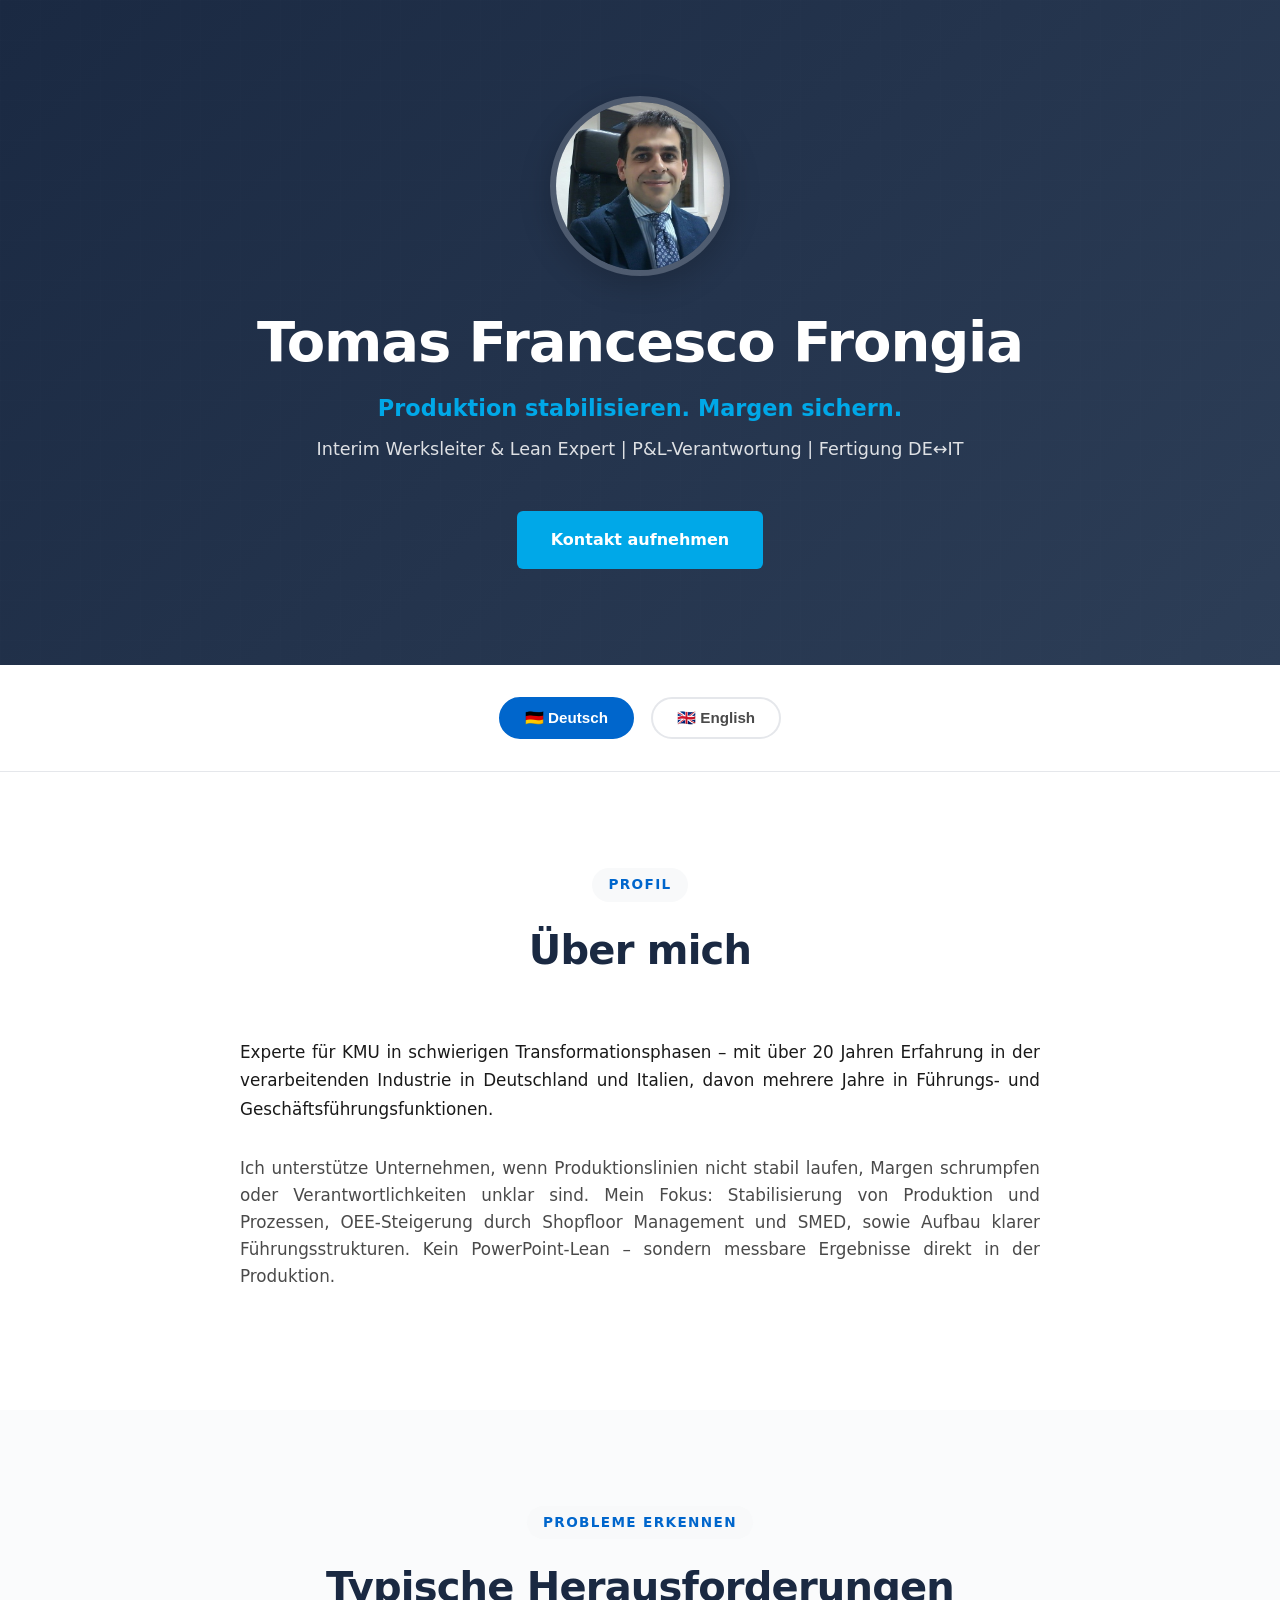
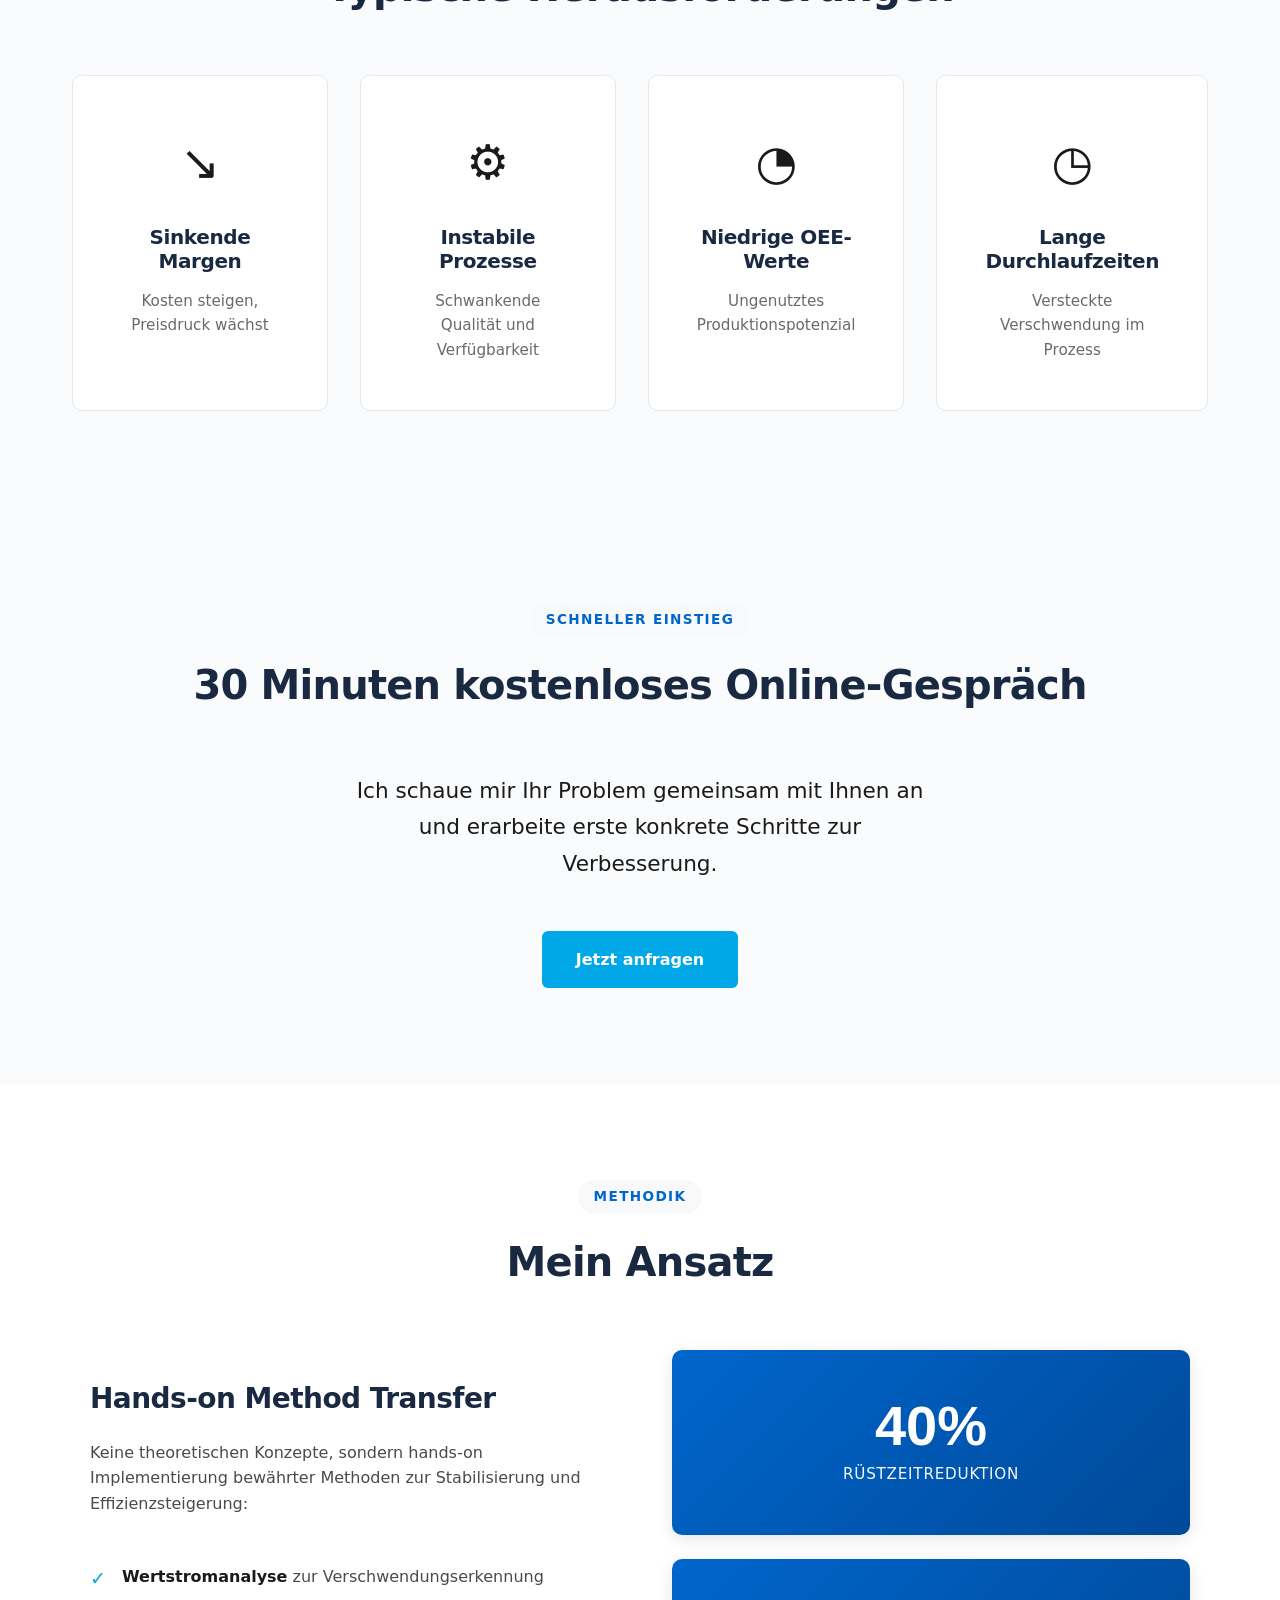
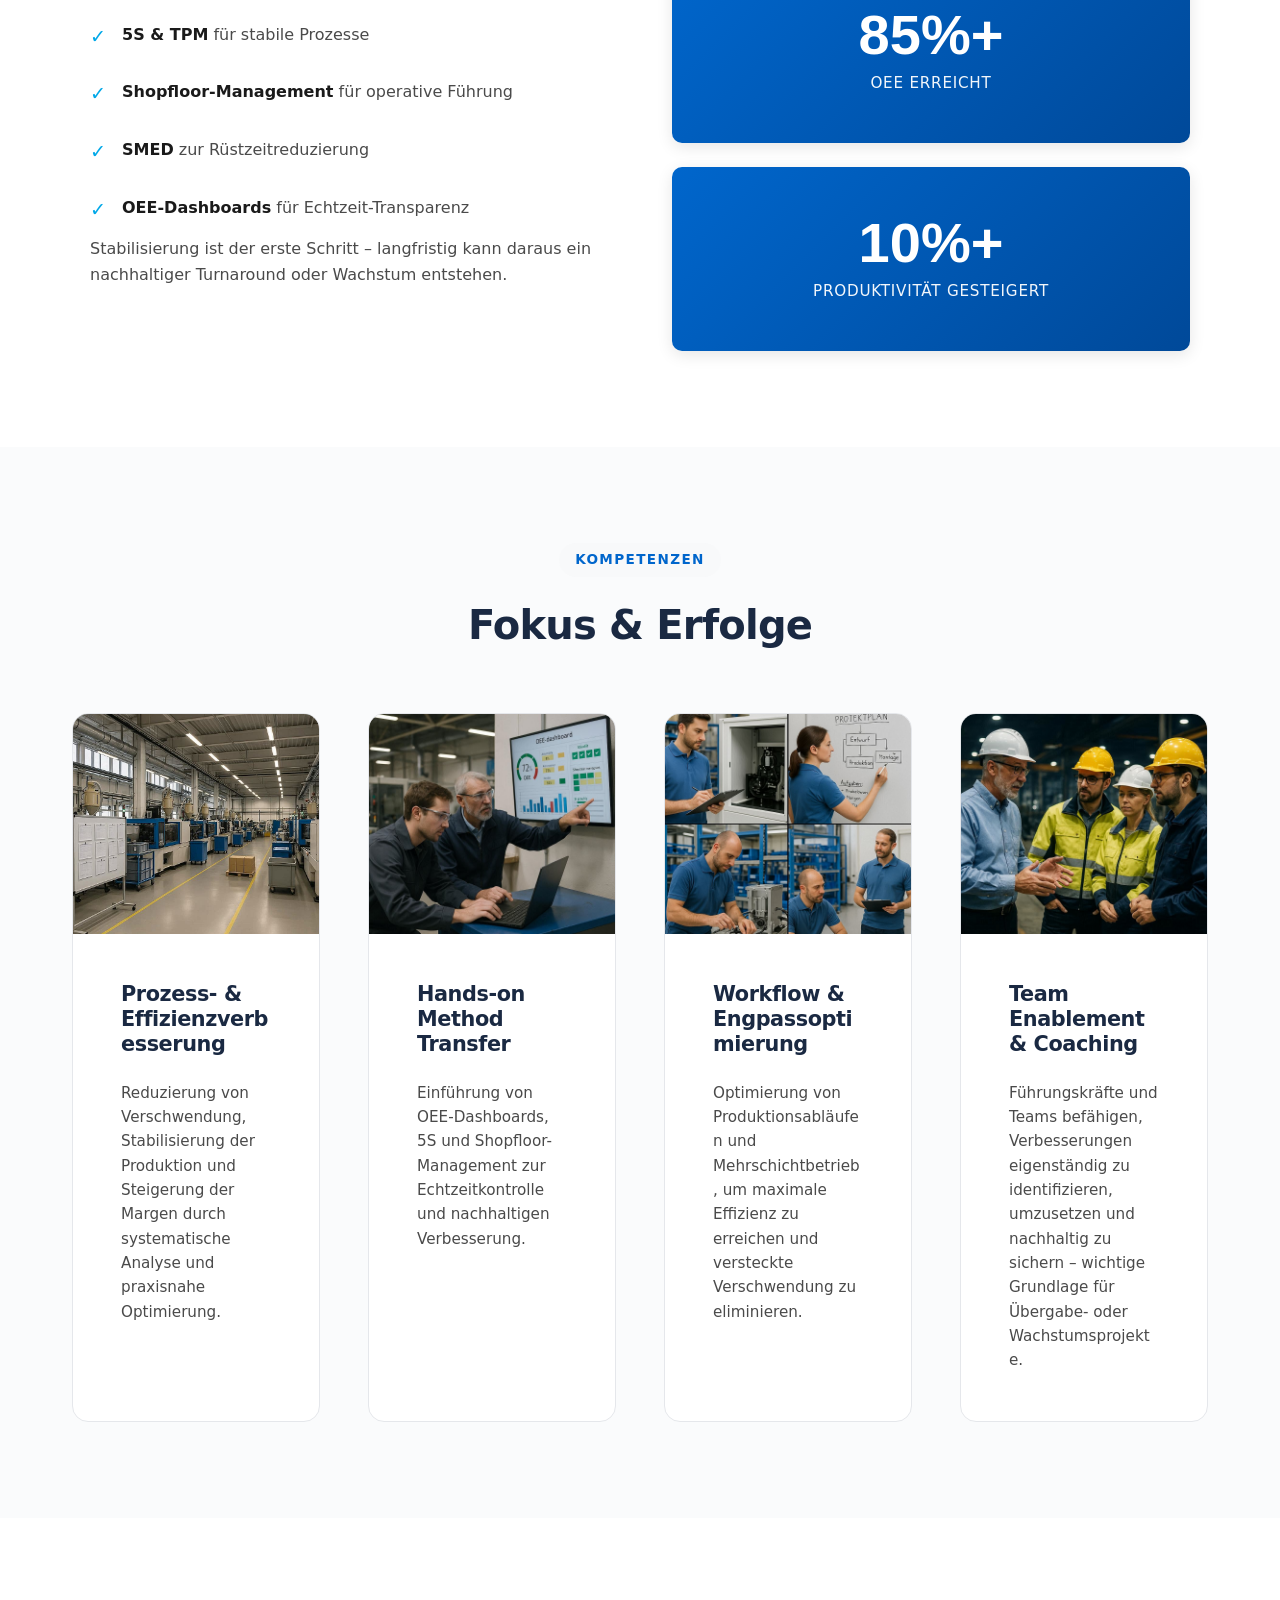
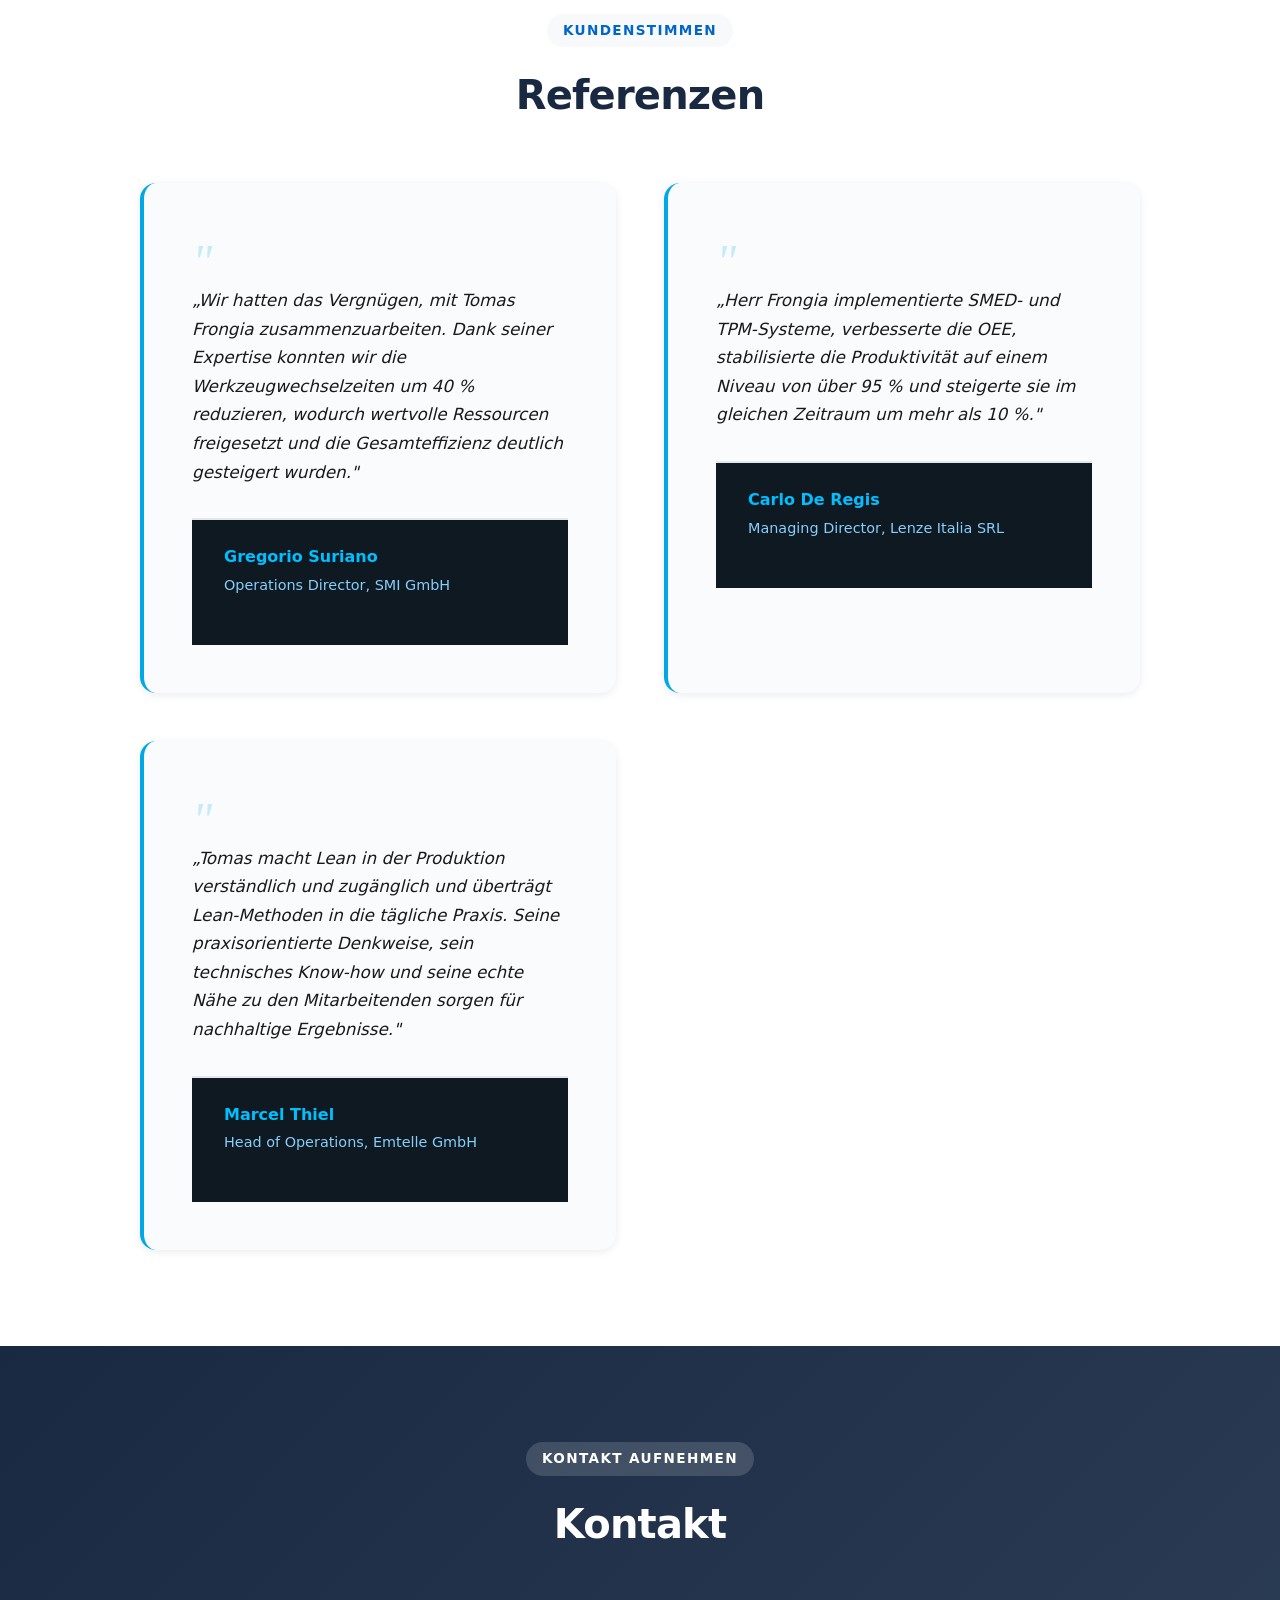
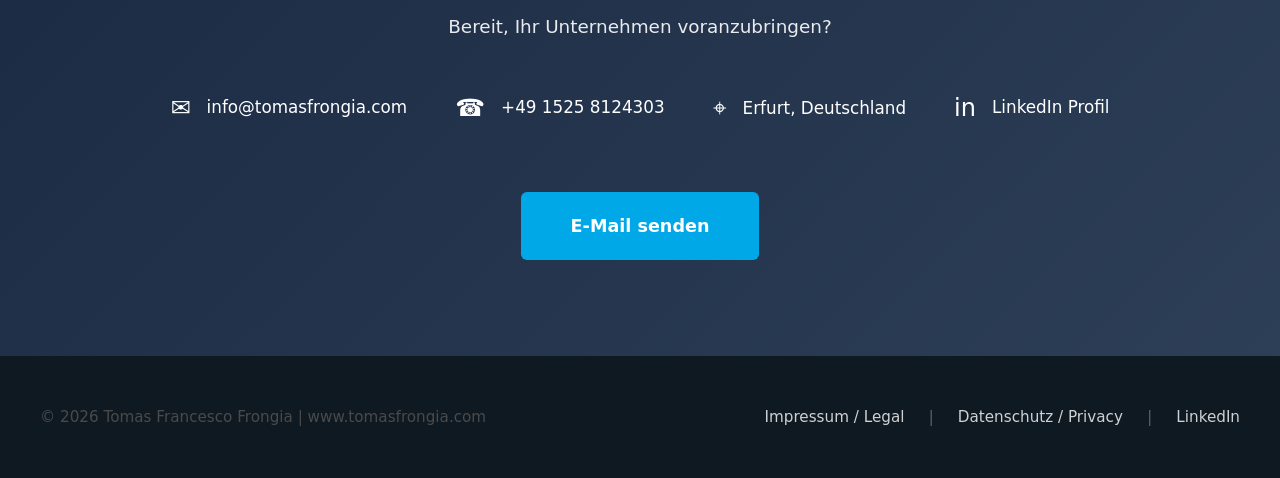
<file: index.html>
<!DOCTYPE html>
<html lang="de">
<head>
<meta charset="UTF-8">
<meta name="viewport" content="width=device-width, initial-scale=1.0">
<title>Tomas Francesco Frongia | Operations Expert</title>
<link rel="stylesheet" href="style.css">
</head>
<body>

<header>
  <div class="header-content">
    <img src="images/me.jpg" alt="Tomas Francesco Frongia" class="header-photo">
    <h1>Tomas Francesco Frongia</h1>

    <!-- DEUTSCH -->
    <p class="tagline" id="tagline-de">Produktion stabilisieren. Margen sichern.</p>
    <p class="subtitle" id="subtitle-de">Interim Werksleiter &amp; Lean Expert | P&amp;L-Verantwortung | Fertigung DE↔IT</p>

    <!-- ENGLISH -->
    <p class="tagline" id="tagline-en" style="display:none;">Stable production. Secured margins.</p>
    <p class="subtitle" id="subtitle-en" style="display:none;">Interim Plant Manager &amp; Lean Expert | P&amp;L Responsibility | Manufacturing DE↔IT</p>
    
    <a href="#kontakt" class="btn btn-primary" id="header-cta-de">Kontakt aufnehmen</a>
    <a href="#kontakt" class="btn btn-primary" id="header-cta-en" style="display:none;">Get in touch</a>
  </div>
</header>

<div class="lang-toggle">
  <button onclick="switchLang('de')" class="lang-btn active" id="btn-de">🇩🇪 Deutsch</button>
  <button onclick="switchLang('en')" class="lang-btn" id="btn-en">🇬🇧 English</button>
</div>

<!-- DEUTSCH -->
<div id="de" class="lang active">

  <section class="about-section">
    <div class="container">
      <div class="section-header">
        <span class="section-label">Profil</span>
        <h2>Über mich</h2>
      </div>
      <p class="lead-text" style="text-align: justify;">Experte für KMU in schwierigen Transformationsphasen – mit über 20 Jahren Erfahrung in der verarbeitenden Industrie in Deutschland und Italien, davon mehrere Jahre in Führungs- und Geschäftsführungsfunktionen.</p>
      <p style="text-align: justify;">Ich unterstütze Unternehmen, wenn Produktionslinien nicht stabil laufen, Margen schrumpfen oder Verantwortlichkeiten unklar sind. Mein Fokus: Stabilisierung von Produktion und Prozessen, OEE-Steigerung durch Shopfloor Management und SMED, sowie Aufbau klarer Führungsstrukturen. Kein PowerPoint-Lean – sondern messbare Ergebnisse direkt in der Produktion.</p>
    </div>
  </section>

  <section class="challenges-section">
    <div class="container">
      <div class="section-header">
        <span class="section-label">Probleme erkennen</span>
        <h2>Typische Herausforderungen</h2>
      </div>
      <div class="challenges-grid">
        <div class="challenge-card">
          <div class="challenge-icon">↘︎</div>
          <h3>Sinkende Margen</h3>
          <p>Kosten steigen, Preisdruck wächst</p>
        </div>
        <div class="challenge-card">
          <div class="challenge-icon">⚙︎</div>
          <h3>Instabile Prozesse</h3>
          <p>Schwankende Qualität und Verfügbarkeit</p>
        </div>
        <div class="challenge-card">
          <div class="challenge-icon">◔</div>
          <h3>Niedrige OEE-Werte</h3>
          <p>Ungenutztes Produktionspotenzial</p>
        </div>
        <div class="challenge-card">
          <div class="challenge-icon">◷</div>
          <h3>Lange Durchlaufzeiten</h3>
          <p>Versteckte Verschwendung im Prozess</p>
        </div>
      </div>
    </div>
  </section>

  <section class="quickcheck-section">
    <div class="container">
      <div class="section-header">
        <span class="section-label">Schneller Einstieg</span>
        <h2>30 Minuten kostenloses Online-Gespräch</h2>
      </div>
      <p class="lead-text">Ich schaue mir Ihr Problem gemeinsam mit Ihnen an und erarbeite erste konkrete Schritte zur Verbesserung.</p>
      <a href="#kontakt" class="btn btn-primary">Jetzt anfragen</a>
    </div>
  </section>

  <section class="approach-section">
    <div class="container">
      <div class="section-header">
        <span class="section-label">Methodik</span>
        <h2>Mein Ansatz</h2>
      </div>
      <div class="approach-content">
        <div class="approach-text">
          <h3>Hands-on Method Transfer</h3>
          <p>Keine theoretischen Konzepte, sondern hands-on Implementierung bewährter Methoden zur Stabilisierung und Effizienzsteigerung:</p>
          <ul class="method-list">
            <li><strong>Wertstromanalyse</strong> zur Verschwendungserkennung</li>
            <li><strong>5S & TPM</strong> für stabile Prozesse</li>
            <li><strong>Shopfloor-Management</strong> für operative Führung</li>
            <li><strong>SMED</strong> zur Rüstzeitreduzierung</li>
            <li><strong>OEE-Dashboards</strong> für Echtzeit-Transparenz</li>
          </ul>
          <p>Stabilisierung ist der erste Schritt – langfristig kann daraus ein nachhaltiger Turnaround oder Wachstum entstehen.</p>
        </div>
        <div class="approach-stats">
          <div class="stat-card">
            <div class="stat-number">40%</div>
            <div class="stat-label">Rüstzeitreduktion</div>
          </div>
          <div class="stat-card">
            <div class="stat-number">85%+</div>
            <div class="stat-label">OEE erreicht</div>
          </div>
          <div class="stat-card">
            <div class="stat-number">10%+</div>
            <div class="stat-label">Produktivität gesteigert</div>
          </div>
        </div>
      </div>
    </div>
  </section>

  <section class="focus-section">
    <div class="container">
      <div class="section-header">
        <span class="section-label">Kompetenzen</span>
        <h2>Fokus & Erfolge</h2>
      </div>
      <div class="grid">
        <div class="card">
          <div class="card-image">
            <img src="images/process.jpg" alt="Prozess & Effizienz">
          </div>
          <div class="card-content">
            <h3>Prozess- & Effizienzverbesserung</h3>
            <p>Reduzierung von Verschwendung, Stabilisierung der Produktion und Steigerung der Margen durch systematische Analyse und praxisnahe Optimierung.</p>
          </div>
        </div>
        <div class="card">
          <div class="card-image">
            <img src="images/method.jpg" alt="Hands-on Method Transfer">
          </div>
          <div class="card-content">
            <h3>Hands-on Method Transfer</h3>
            <p>Einführung von OEE-Dashboards, 5S und Shopfloor-Management zur Echtzeitkontrolle und nachhaltigen Verbesserung.</p>
          </div>
        </div>
        <div class="card">
          <div class="card-image">
            <img src="images/workflow.jpg" alt="Workflow & Engpassoptimierung">
          </div>
          <div class="card-content">
            <h3>Workflow & Engpassoptimierung</h3>
            <p>Optimierung von Produktionsabläufen und Mehrschichtbetrieb, um maximale Effizienz zu erreichen und versteckte Verschwendung zu eliminieren.</p>
          </div>
        </div>
        <div class="card">
          <div class="card-image">
            <img src="images/team.jpg" alt="Team Coaching">
          </div>
          <div class="card-content">
            <h3>Team Enablement & Coaching</h3>
            <p>Führungskräfte und Teams befähigen, Verbesserungen eigenständig zu identifizieren, umzusetzen und nachhaltig zu sichern – wichtige Grundlage für Übergabe- oder Wachstumsprojekte.</p>
          </div>
        </div>
      </div>
    </div>
  </section>

  <section class="testimonials-section">
    <div class="container">
      <div class="section-header">
        <span class="section-label">Kundenstimmen</span>
        <h2>Referenzen</h2>
      </div>
      <div class="testimonials-grid">
        <blockquote class="testimonial">
          <p class="testimonial-text">„Wir hatten das Vergnügen, mit Tomas Frongia zusammenzuarbeiten. Dank seiner Expertise konnten wir die Werkzeugwechselzeiten um 40 % reduzieren, wodurch wertvolle Ressourcen freigesetzt und die Gesamteffizienz deutlich gesteigert wurden."</p>
          <footer class="testimonial-author">
            <strong>Gregorio Suriano</strong>
            <span>Operations Director, SMI GmbH</span>
          </footer>
        </blockquote>
        <blockquote class="testimonial">
          <p class="testimonial-text">„Herr Frongia implementierte SMED- und TPM-Systeme, verbesserte die OEE, stabilisierte die Produktivität auf einem Niveau von über 95 % und steigerte sie im gleichen Zeitraum um mehr als 10 %."</p>
          <footer class="testimonial-author">
            <strong>Carlo De Regis</strong>
            <span>Managing Director, Lenze Italia SRL</span>
          </footer>
        </blockquote>
        <blockquote class="testimonial">
          <p class="testimonial-text">„Tomas macht Lean in der Produktion verständlich und zugänglich und überträgt Lean-Methoden in die tägliche Praxis. Seine praxisorientierte Denkweise, sein technisches Know-how und seine echte Nähe zu den Mitarbeitenden sorgen für nachhaltige Ergebnisse."</p>
          <footer class="testimonial-author">
            <strong>Marcel Thiel</strong>
            <span>Head of Operations, Emtelle GmbH</span>
          </footer>
        </blockquote>
      </div>
    </div>
  </section>

</div>

<!-- ENGLISH -->
<div id="en" class="lang">

  <section class="about-section">
    <div class="container">
      <div class="section-header">
        <span class="section-label">Profile</span>
        <h2>About me</h2>
      </div>
      <p class="lead-text" style="text-align: justify;">Expert in small and medium-sized companies in challenging phases – with over 20 years of experience in manufacturing across Germany and Italy, including several years in senior management and executive roles.</p>
      <p style="text-align: justify;">I step in when production lines are unstable, margins are shrinking, or accountability is unclear. My focus: stabilizing production and processes, improving OEE through Shopfloor Management and SMED, and building clear leadership structures. No PowerPoint lean – measurable results, directly on the shop floor.</p>
    </div>
  </section>

  <section class="challenges-section">
    <div class="container">
      <div class="section-header">
        <span class="section-label">Identifying Problems</span>
        <h2>Typical Challenges</h2>
      </div>
      <div class="challenges-grid">
        <div class="challenge-card">
          <div class="challenge-icon">↘︎</div>
          <h3>Declining Margins</h3>
          <p>Rising costs, increasing price pressure</p>
        </div>
        <div class="challenge-card">
          <div class="challenge-icon">⚙︎</div>
          <h3>Unstable Processes</h3>
          <p>Fluctuating quality and availability</p>
        </div>
        <div class="challenge-card">
          <div class="challenge-icon">◔</div>
          <h3>Low OEE Values</h3>
          <p>Untapped production potential</p>
        </div>
        <div class="challenge-card">
          <div class="challenge-icon">◷</div>
          <h3>High Throughput Times</h3>
          <p>Hidden waste in processes</p>
        </div>
      </div>
    </div>
  </section>

  <section class="quickcheck-section">
    <div class="container">
      <div class="section-header">
        <span class="section-label">Quick Entry</span>
        <h2>30 minutes free online consultation</h2>
      </div>
      <p class="lead-text">I look at your challenge with you and work out the first concrete steps for improvement.</p>
      <a href="#kontakt" class="btn btn-primary">Get in touch</a>
    </div>
  </section>

  <section class="approach-section">
    <div class="container">
      <div class="section-header">
        <span class="section-label">Methodology</span>
        <h2>My Approach</h2>
      </div>
      <div class="approach-content">
        <div class="approach-text">
          <h3>Hands-on Method Transfer</h3>
          <p>No theoretical concepts, but hands-on implementation of proven methods for stabilization and efficiency improvement:</p>
          <ul class="method-list">
            <li><strong>Value Stream Mapping</strong> to identify waste</li>
            <li><strong>5S & TPM</strong> for stable processes</li>
            <li><strong>Shopfloor Management</strong> for operational leadership</li>
            <li><strong>SMED</strong> for setup time reduction</li>
            <li><strong>OEE Dashboards</strong> for real-time transparency</li>
          </ul>
          <p>Stabilization is the first step – over time, this can lead to sustainable turnaround or growth.</p>
        </div>
        <div class="approach-stats">
          <div class="stat-card">
            <div class="stat-number">40%</div>
            <div class="stat-label">Setup Time Reduction</div>
          </div>
          <div class="stat-card">
            <div class="stat-number">85%+</div>
            <div class="stat-label">OEE Achieved</div>
          </div>
          <div class="stat-card">
            <div class="stat-number">10%+</div>
            <div class="stat-label">Productivity Increase</div>
          </div>
        </div>
      </div>
    </div>
  </section>

  <section class="focus-section">
    <div class="container">
      <div class="section-header">
        <span class="section-label">Competencies</span>
        <h2>Key Focus & Achievements</h2>
      </div>
      <div class="grid">
        <div class="card">
          <div class="card-image">
            <img src="images/process.jpg" alt="Process & Efficiency Improvement">
          </div>
          <div class="card-content">
            <h3>Process & Efficiency Improvement</h3>
            <p>Reduce waste, stabilize operations, and increase margins through systematic analysis and hands-on optimization.</p>
          </div>
        </div>
        <div class="card">
          <div class="card-image">
            <img src="images/method.jpg" alt="Hands-on Method Transfer">
          </div>
          <div class="card-content">
            <h3>Hands-on Method Transfer</h3>
            <p>Implement OEE dashboards, 5S and shopfloor management for real-time control and sustainable improvement.</p>
          </div>
        </div>
        <div class="card">
          <div class="card-image">
            <img src="images/workflow.jpg" alt="Workflow & Bottleneck Optimization">
          </div>
          <div class="card-content">
            <h3>Workflow & Bottleneck Optimization</h3>
            <p>Optimize production flows and multi-shift operations to maximize efficiency and eliminate hidden waste.</p>
          </div>
        </div>
        <div class="card">
          <div class="card-image">
            <img src="images/team.jpg" alt="Team Enablement & Coaching">
          </div>
          <div class="card-content">
            <h3>Team Enablement & Coaching</h3>
            <p>Equip leaders and teams to independently identify, implement, and sustain improvements – a key foundation for succession or growth projects.</p>
          </div>
        </div>
      </div>
    </div>
  </section>

  <section class="testimonials-section">
    <div class="container">
      <div class="section-header">
        <span class="section-label">Client Testimonials</span>
        <h2>References</h2>
      </div>
      <div class="testimonials-grid">
        <blockquote class="testimonial">
          <p class="testimonial-text">„We had the pleasure of collaborating with Tomas Frongia. Thanks to his expertise, we were able to reduce mold changeover times by 40%, freeing up valuable resources and significantly improving overall efficiency."</p>
          <footer class="testimonial-author">
            <strong>Gregorio Suriano</strong>
            <span>Operations Director, SMI GmbH</span>
          </footer>
        </blockquote>
        <blockquote class="testimonial">
          <p class="testimonial-text">„Mr. Frongia implemented SMED and TPM systems, improving the OEE, enhancing productivity in to a stable level above 95% and increasing it by more than 10% in the same amount of time."</p>
          <footer class="testimonial-author">
            <strong>Carlo De Regis</strong>
            <span>Managing Director, Lenze Italia SRL</span>
          </footer>
        </blockquote>
        <blockquote class="testimonial">
          <p class="testimonial-text">„Tomas makes Lean accessible on the shopfloor, translating Lean methods into everyday practice. His practical mindset, technical knowledge and genuine proximity to employees drive sustainable results."</p>
          <footer class="testimonial-author">
            <strong>Marcel Thiel</strong>
            <span>Head of Operations, Emtelle GmbH</span>
          </footer>
        </blockquote>
      </div>
    </div>
  </section>

</div>

<section id="kontakt" class="contact-section">
  <div class="container">
    <div class="section-header">
      <span class="section-label" id="contact-label-de">Kontakt aufnehmen</span>
      <span class="section-label" id="contact-label-en" style="display:none;">Let's Connect</span>
      <h2 id="contact-title-de">Kontakt</h2>
      <h2 id="contact-title-en" style="display:none;">Contact</h2>
    </div>
    <p class="contact-intro" id="contact-intro-de">Bereit, Ihr Unternehmen voranzubringen?</p>
    <p class="contact-intro" id="contact-intro-en" style="display:none;">Ready to grow your business together?</p>
    <div class="contact-info">
      <div class="contact-item">
        <span class="contact-icon">✉︎</span>
        <a href="mailto:info@tomasfrongia.com">info@tomasfrongia.com</a>
      </div>
      <div class="contact-item">
        <span class="contact-icon">☎︎</span>
        <a href="tel:+4915258124303">+49 1525 8124303</a>
      </div>
      <div class="contact-item">
        <span class="contact-icon">⌖︎</span>
        <span>Erfurt, Deutschland</span>
      </div>
      <div class="contact-item">
        <span class="contact-icon">in</span>
        <a href="https://www.linkedin.com/in/tomas-francesco-frongia-5979bb3b/" target="_blank" rel="noopener noreferrer">LinkedIn Profil</a>
      </div>
    </div>
    <a href="mailto:info@tomasfrongia.com" class="btn btn-primary btn-large" id="contact-btn-de">E-Mail senden</a>
    <a href="mailto:info@tomasfrongia.com" class="btn btn-primary btn-large" id="contact-btn-en" style="display:none;">Send Email</a>
  </div>
</section>

<footer>
  <div class="footer-content">
    <p class="footer-copyright">© 2026 Tomas Francesco Frongia | www.tomasfrongia.com</p>
    <nav class="footer-nav">
      <a href="impressum.html">Impressum / Legal</a>
      <span class="separator">|</span>
      <a href="privacy.html">Datenschutz / Privacy</a>
      <span class="separator">|</span>
      <a href="https://www.linkedin.com/in/tomas-francesco-frongia-5979bb3b/" target="_blank" rel="noopener noreferrer">LinkedIn</a>
    </nav>
  </div>
</footer>

<script>
function switchLang(lang) {
  // Contenuto principale
  document.querySelectorAll('.lang').forEach(div => div.classList.remove('active'));
  document.getElementById(lang).classList.add('active');

  // Bottoni lingua
  document.querySelectorAll('.lang-btn').forEach(btn => btn.classList.remove('active'));
  document.getElementById('btn-' + lang).classList.add('active');

  // Header: tagline, subtitle e CTA button
  document.getElementById('tagline-de').style.display = lang === 'de' ? '' : 'none';
  document.getElementById('subtitle-de').style.display = lang === 'de' ? '' : 'none';
  document.getElementById('tagline-en').style.display = lang === 'en' ? '' : 'none';
  document.getElementById('subtitle-en').style.display = lang === 'en' ? '' : 'none';
  document.getElementById('header-cta-de').style.display = lang === 'de' ? '' : 'none';
  document.getElementById('header-cta-en').style.display = lang === 'en' ? '' : 'none';

  // Sezione contatto
  document.getElementById('contact-title-de').style.display = lang === 'de' ? '' : 'none';
  document.getElementById('contact-title-en').style.display = lang === 'en' ? '' : 'none';
  document.getElementById('contact-intro-de').style.display = lang === 'de' ? '' : 'none';
  document.getElementById('contact-intro-en').style.display = lang === 'en' ? '' : 'none';
  document.getElementById('contact-btn-de').style.display = lang === 'de' ? '' : 'none';
  document.getElementById('contact-btn-en').style.display = lang === 'en' ? '' : 'none';
  document.getElementById('contact-label-de').style.display = lang === 'de' ? '' : 'none';
  document.getElementById('contact-label-en').style.display = lang === 'en' ? '' : 'none';

  window.scrollTo({ top: 0, behavior: 'smooth' });
}
</script>

</body>
</html>
</file>
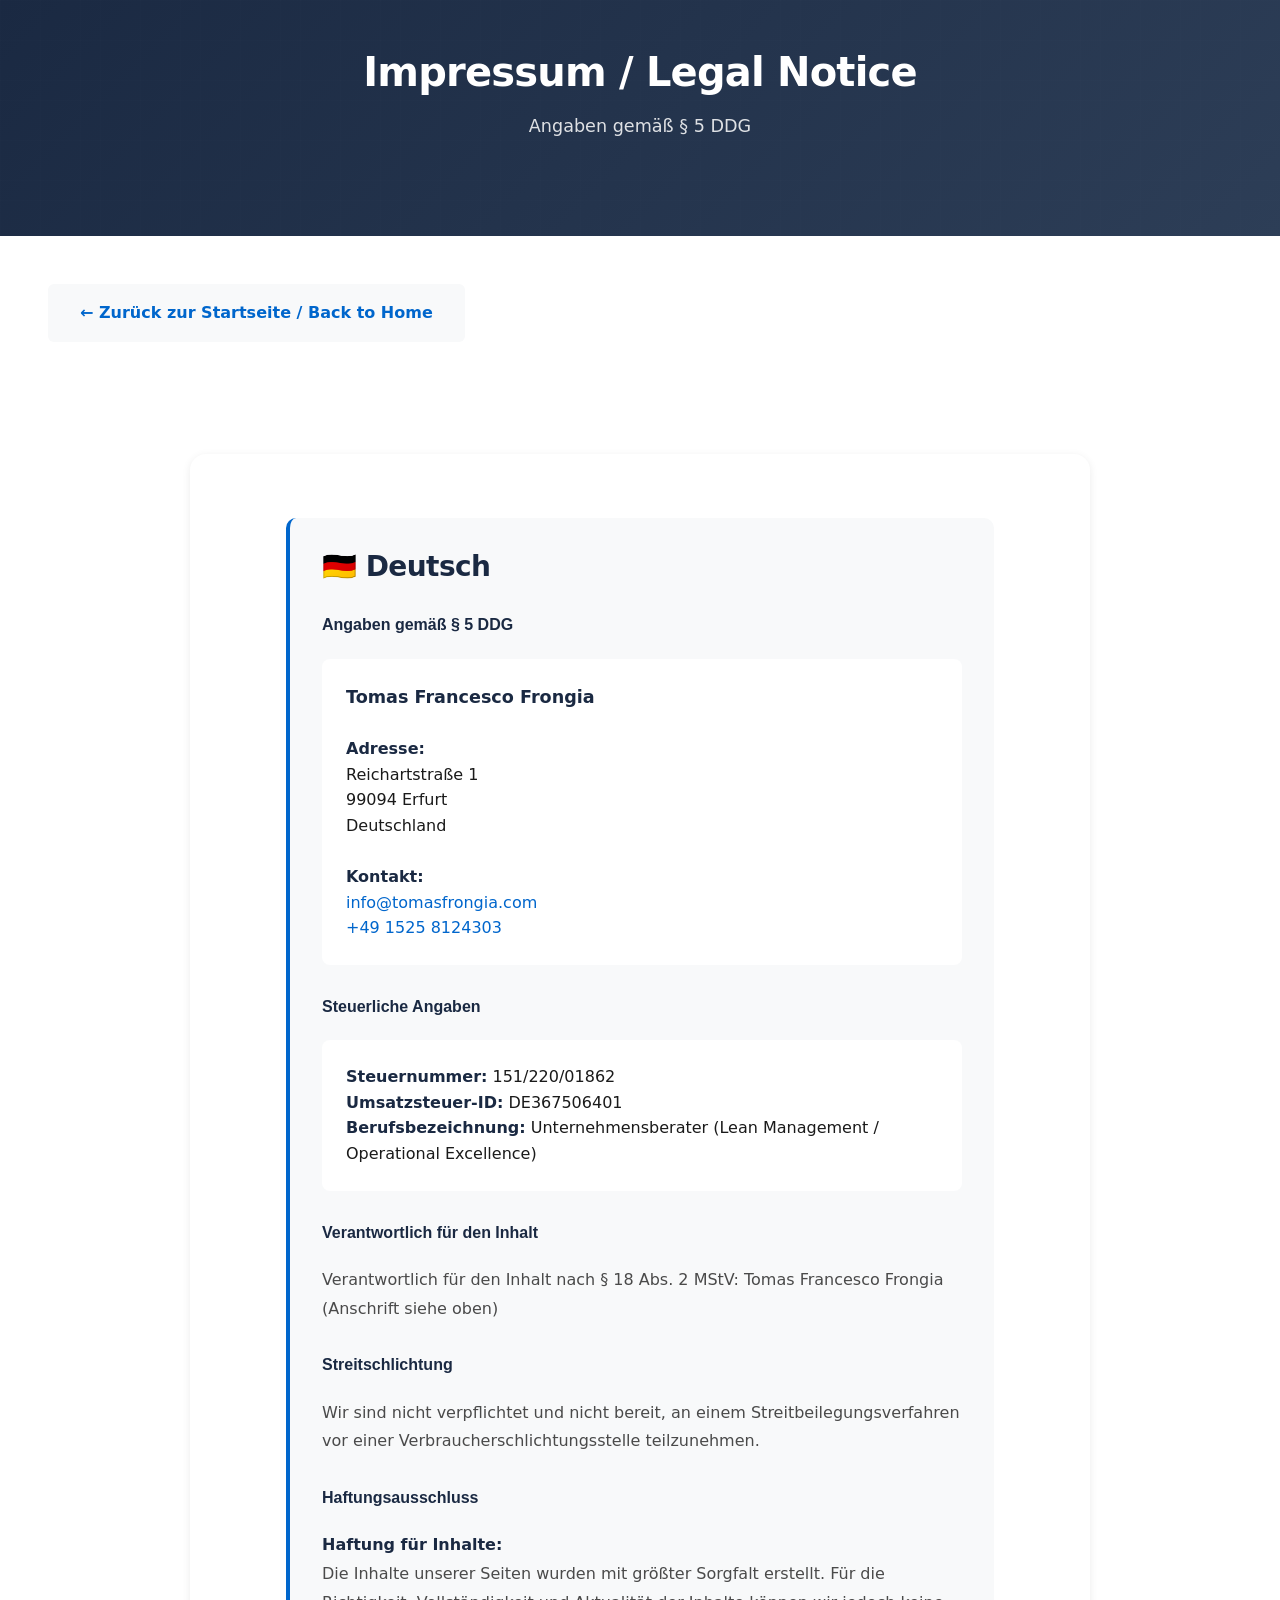
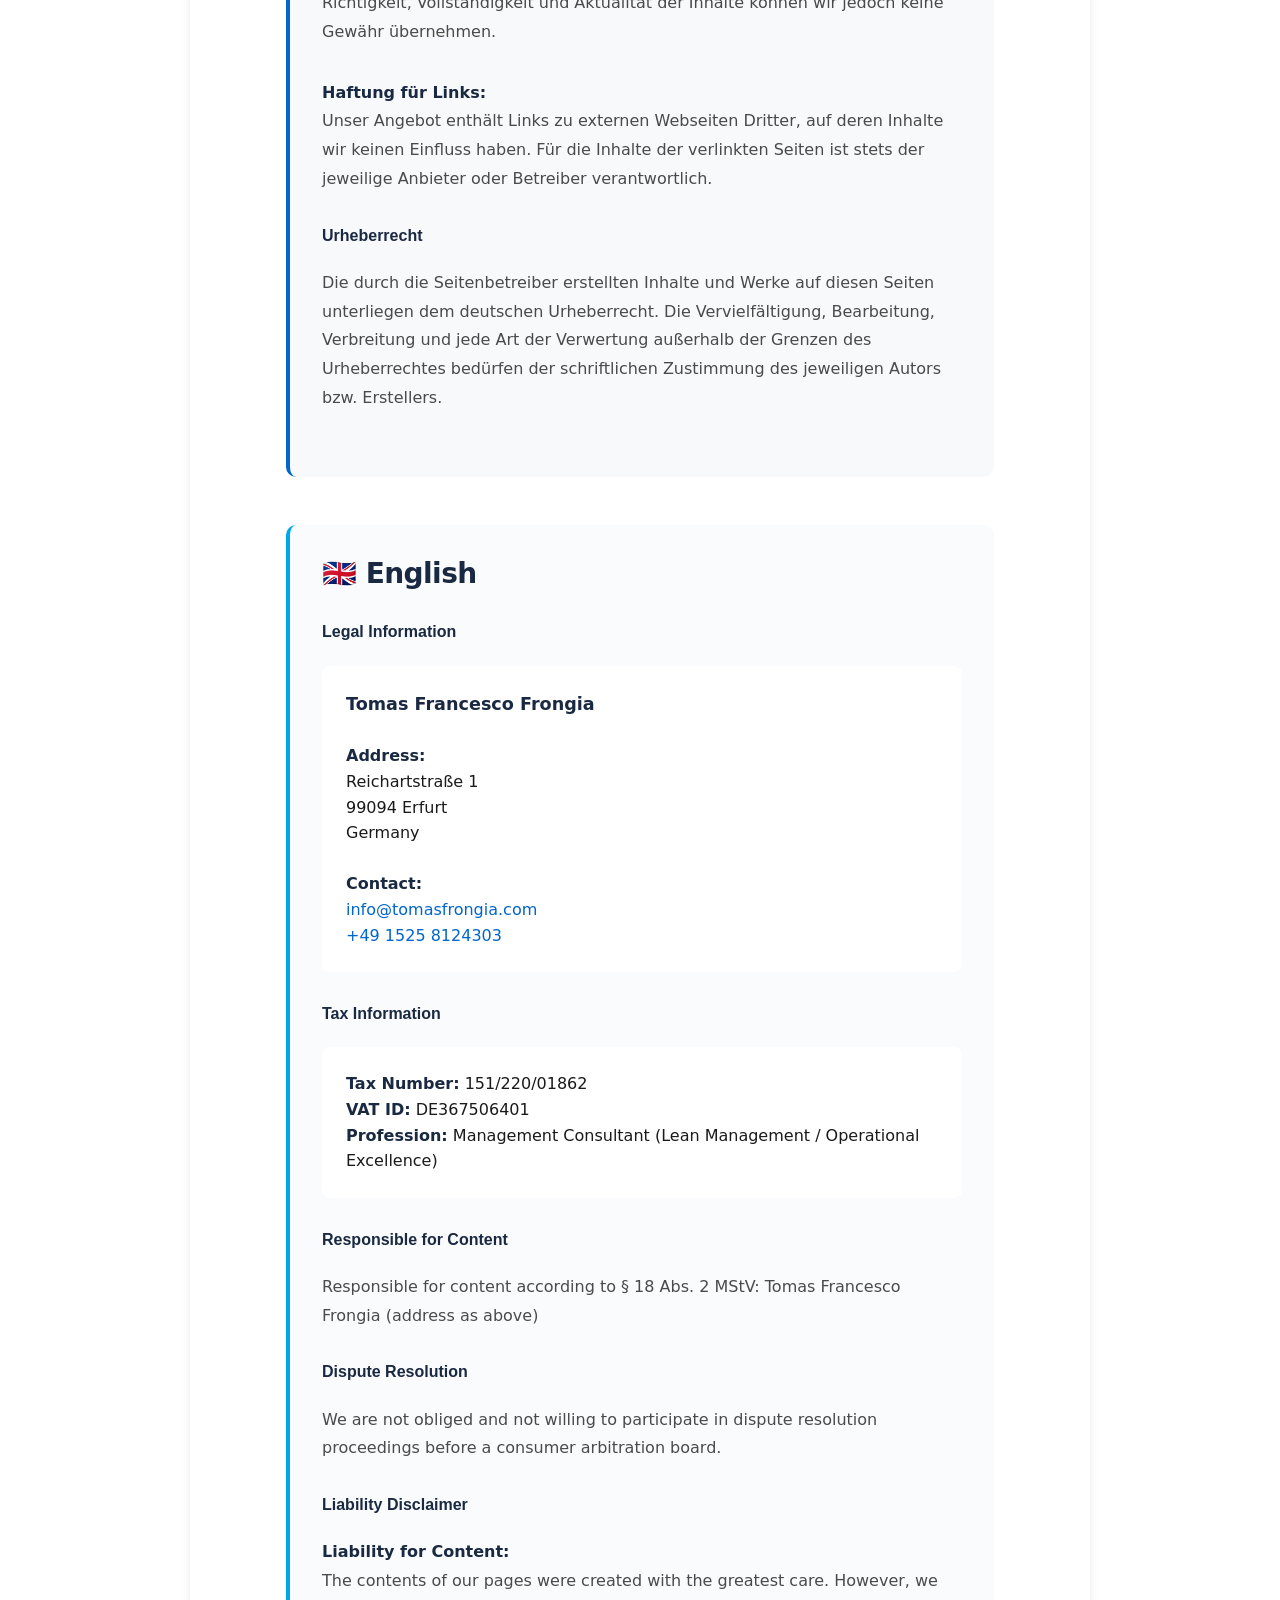
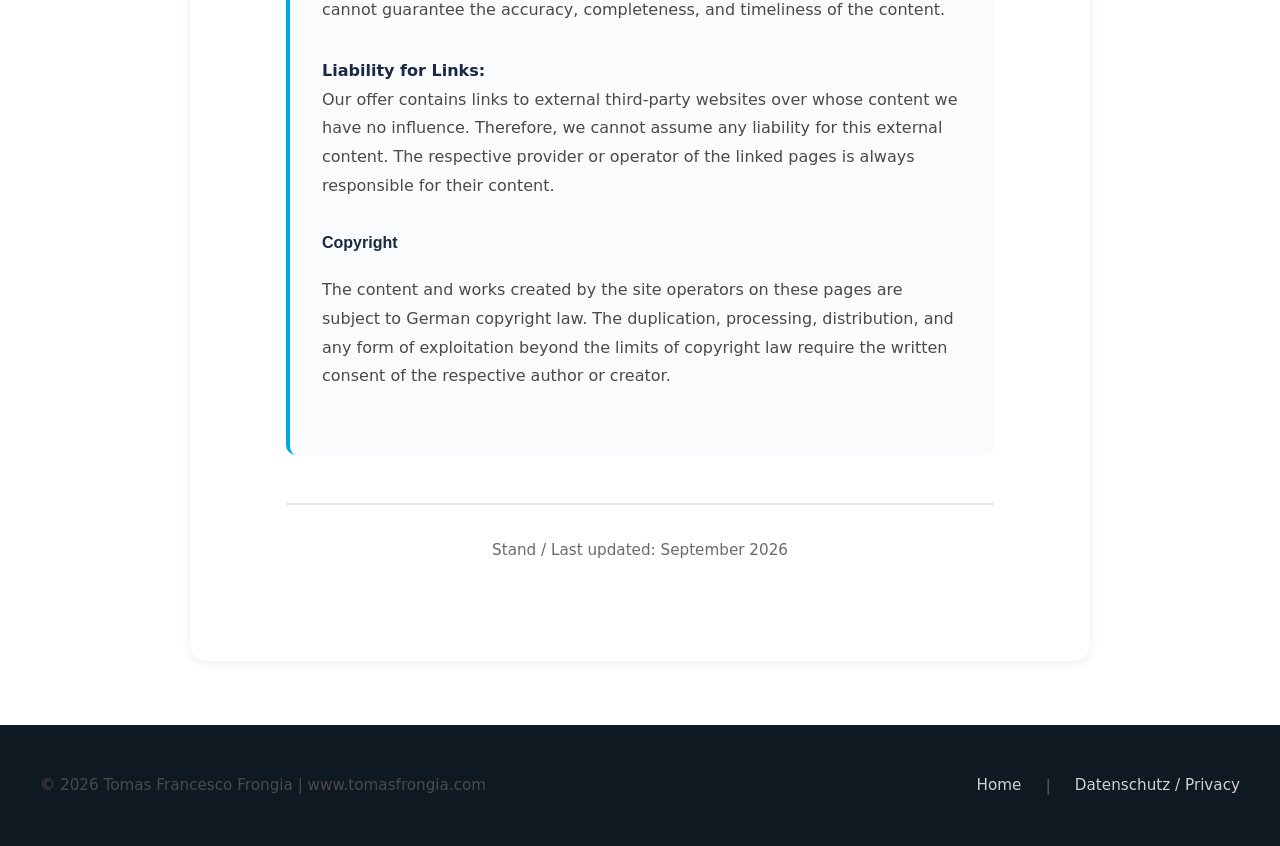
<file: impressum.html>
<!DOCTYPE html>
<html lang="de">
<head>
  <meta charset="UTF-8">
  <meta name="viewport" content="width=device-width, initial-scale=1.0">
  <title>Impressum / Legal Notice | Tomas Francesco Frongia</title>
  <link rel="stylesheet" href="style.css">
</head>
<body>

<header style="padding: 3rem 1.5rem;">
  <div class="header-content">
    <h1 style="font-size: 2.5rem;">Impressum / Legal Notice</h1>
    <p class="subtitle">Angaben gemäß § 5 DDG</p>
  </div>
</header>

<a href="index.html" class="back-link">← Zurück zur Startseite / Back to Home</a>

<section id="impressum">
  <div class="container">

    <div style="background: #f8f9fa; padding: 2rem; border-radius: 10px; margin-bottom: 3rem; border-left: 4px solid #0066cc;">
      <h3 style="margin-top: 0; color: #1a2942;">🇩🇪 Deutsch</h3>

      <h4 style="color: #1a2942; margin-top: 2rem;">Angaben gemäß § 5 DDG</h4>
      <div style="background: white; padding: 1.5rem; border-radius: 8px; margin-top: 1rem;">
        <strong style="font-size: 1.1rem; color: #1a2942;">Tomas Francesco Frongia</strong><br><br>
        <strong>Adresse:</strong><br>
        Reichartstraße 1<br>
        99094 Erfurt<br>
        Deutschland<br><br>
        <strong>Kontakt:</strong><br>
        <a href="mailto:info@tomasfrongia.com">info@tomasfrongia.com</a><br>
        <a href="tel:+4915258124303">+49 1525 8124303</a>
      </div>

      <h4 style="color: #1a2942; margin-top: 2rem;">Steuerliche Angaben</h4>
      <div style="background: white; padding: 1.5rem; border-radius: 8px; margin-top: 1rem;">
        <strong>Steuernummer:</strong> 151/220/01862<br>
        <strong>Umsatzsteuer-ID:</strong> DE367506401<br>
        <strong>Berufsbezeichnung:</strong> Unternehmensberater (Lean Management / Operational Excellence)
      </div>

      <h4 style="color: #1a2942; margin-top: 2rem;">Verantwortlich für den Inhalt</h4>
      <p>Verantwortlich für den Inhalt nach § 18 Abs. 2 MStV: Tomas Francesco Frongia (Anschrift siehe oben)</p>

      <h4 style="color: #1a2942; margin-top: 2rem;">Streitschlichtung</h4>
      <p>
        Wir sind nicht verpflichtet und nicht bereit, an einem Streitbeilegungsverfahren vor einer Verbraucherschlichtungsstelle teilzunehmen.
      </p>

      <h4 style="color: #1a2942; margin-top: 2rem;">Haftungsausschluss</h4>
      <p><strong>Haftung für Inhalte:</strong><br>
      Die Inhalte unserer Seiten wurden mit größter Sorgfalt erstellt. Für die Richtigkeit, Vollständigkeit und Aktualität der Inhalte können wir jedoch keine Gewähr übernehmen.</p>

      <p><strong>Haftung für Links:</strong><br>
      Unser Angebot enthält Links zu externen Webseiten Dritter, auf deren Inhalte wir keinen Einfluss haben. Für die Inhalte der verlinkten Seiten ist stets der jeweilige Anbieter oder Betreiber verantwortlich.</p>

      <h4 style="color: #1a2942; margin-top: 2rem;">Urheberrecht</h4>
      <p>Die durch die Seitenbetreiber erstellten Inhalte und Werke auf diesen Seiten unterliegen dem deutschen Urheberrecht. Die Vervielfältigung, Bearbeitung, Verbreitung und jede Art der Verwertung außerhalb der Grenzen des Urheberrechtes bedürfen der schriftlichen Zustimmung des jeweiligen Autors bzw. Erstellers.</p>
    </div>

    <div style="background: #fafbfc; padding: 2rem; border-radius: 10px; border-left: 4px solid #00a8e8;">
      <h3 style="margin-top: 0; color: #1a2942;">🇬🇧 English</h3>

      <h4 style="color: #1a2942; margin-top: 2rem;">Legal Information</h4>
      <div style="background: white; padding: 1.5rem; border-radius: 8px; margin-top: 1rem;">
        <strong style="font-size: 1.1rem; color: #1a2942;">Tomas Francesco Frongia</strong><br><br>
        <strong>Address:</strong><br>
        Reichartstraße 1<br>
        99094 Erfurt<br>
        Germany<br><br>
        <strong>Contact:</strong><br>
        <a href="mailto:info@tomasfrongia.com">info@tomasfrongia.com</a><br>
        <a href="tel:+4915258124303">+49 1525 8124303</a>
      </div>

      <h4 style="color: #1a2942; margin-top: 2rem;">Tax Information</h4>
      <div style="background: white; padding: 1.5rem; border-radius: 8px; margin-top: 1rem;">
        <strong>Tax Number:</strong> 151/220/01862<br>
        <strong>VAT ID:</strong> DE367506401<br>
        <strong>Profession:</strong> Management Consultant (Lean Management / Operational Excellence)
      </div>

      <h4 style="color: #1a2942; margin-top: 2rem;">Responsible for Content</h4>
      <p>Responsible for content according to § 18 Abs. 2 MStV: Tomas Francesco Frongia (address as above)</p>

      <h4 style="color: #1a2942; margin-top: 2rem;">Dispute Resolution</h4>
      <p>
        We are not obliged and not willing to participate in dispute resolution proceedings before a consumer arbitration board.
      </p>

      <h4 style="color: #1a2942; margin-top: 2rem;">Liability Disclaimer</h4>
      <p><strong>Liability for Content:</strong><br>
      The contents of our pages were created with the greatest care. However, we cannot guarantee the accuracy, completeness, and timeliness of the content.</p>

      <p><strong>Liability for Links:</strong><br>
      Our offer contains links to external third-party websites over whose content we have no influence. Therefore, we cannot assume any liability for this external content. The respective provider or operator of the linked pages is always responsible for their content.</p>

      <h4 style="color: #1a2942; margin-top: 2rem;">Copyright</h4>
      <p>The content and works created by the site operators on these pages are subject to German copyright law. The duplication, processing, distribution, and any form of exploitation beyond the limits of copyright law require the written consent of the respective author or creator.</p>
    </div>

    <div style="text-align: center; margin-top: 3rem; padding-top: 2rem; border-top: 2px solid #e5e7eb;">
      <p style="color: #6a6a6a; font-size: 0.95rem;">Stand / Last updated: September 2026</p>
    </div>

  </div>
</section>

<footer>
  <div class="footer-content">
    <p class="footer-copyright">© 2026 Tomas Francesco Frongia | www.tomasfrongia.com</p>
    <nav class="footer-nav">
      <a href="index.html">Home</a>
      <span class="separator">|</span>
      <a href="privacy.html">Datenschutz / Privacy</a>
    </nav>
  </div>
</footer>

</body>
</html>
</file>
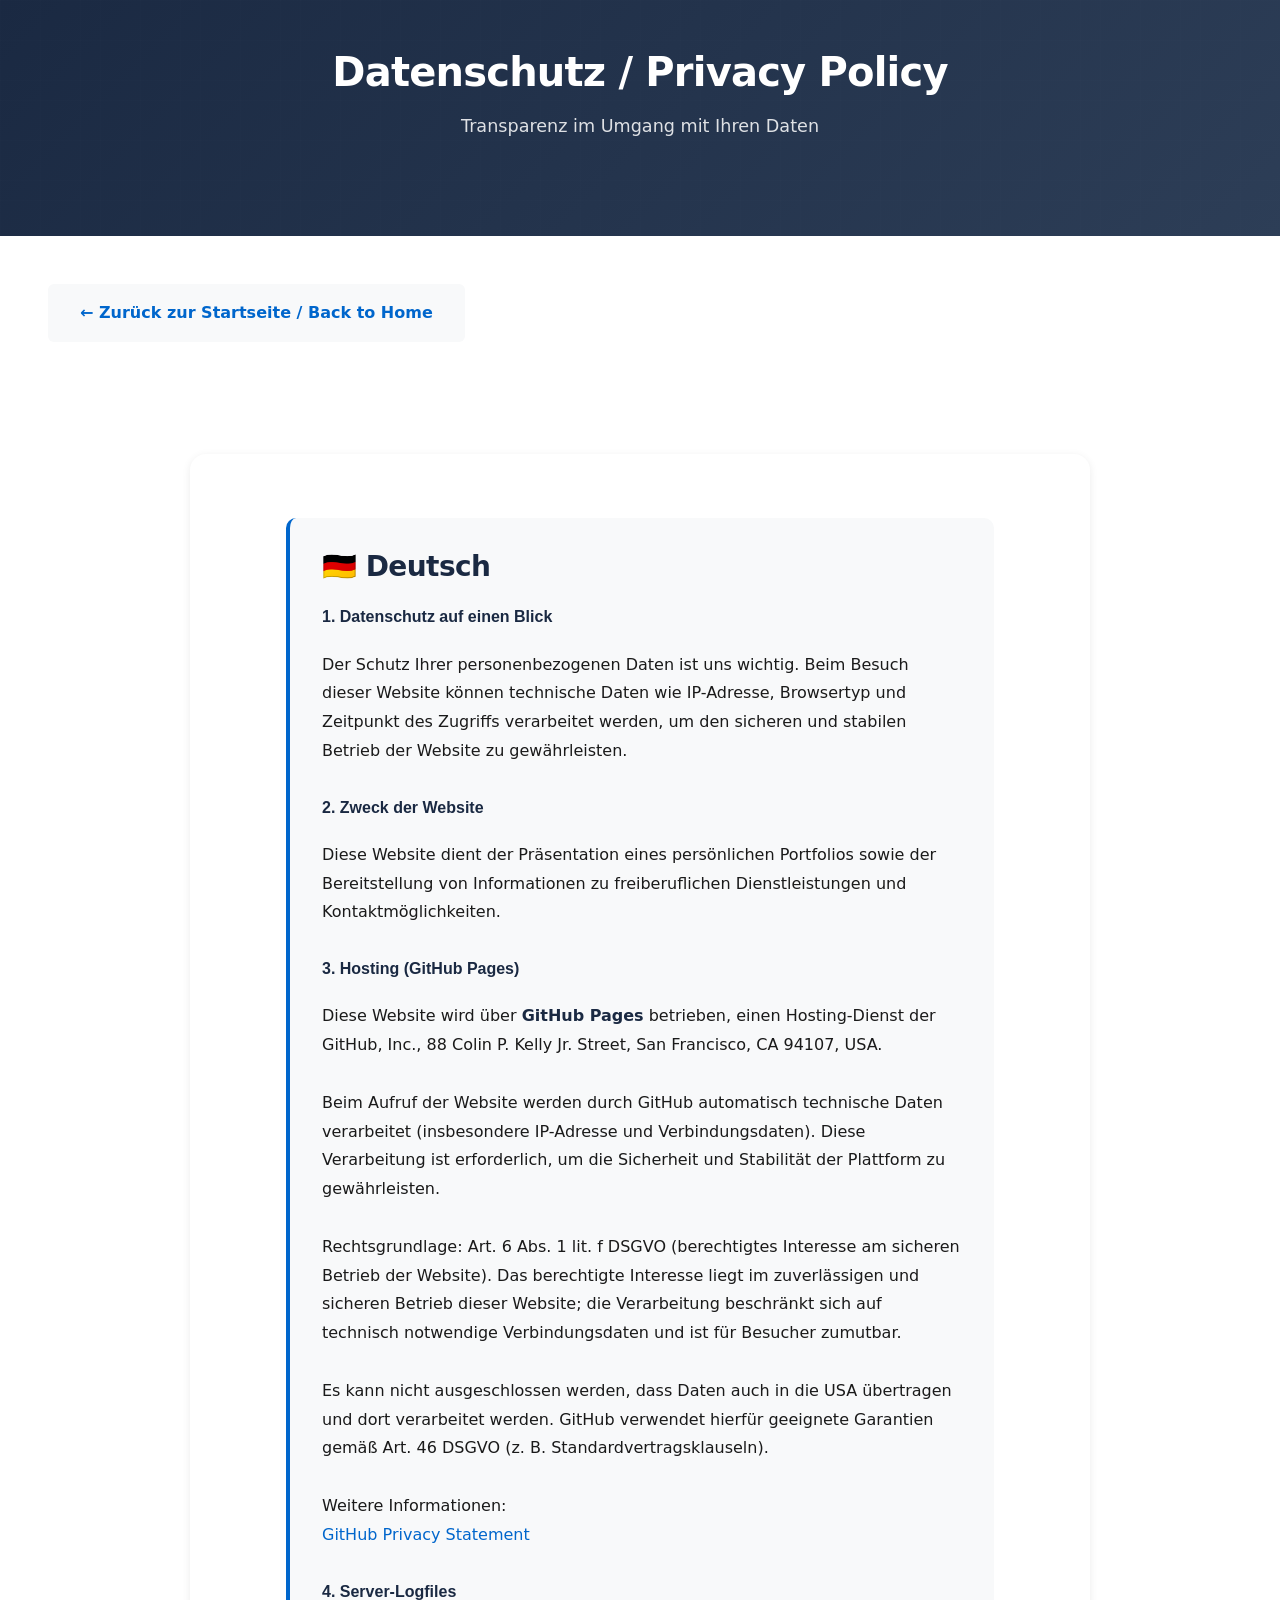
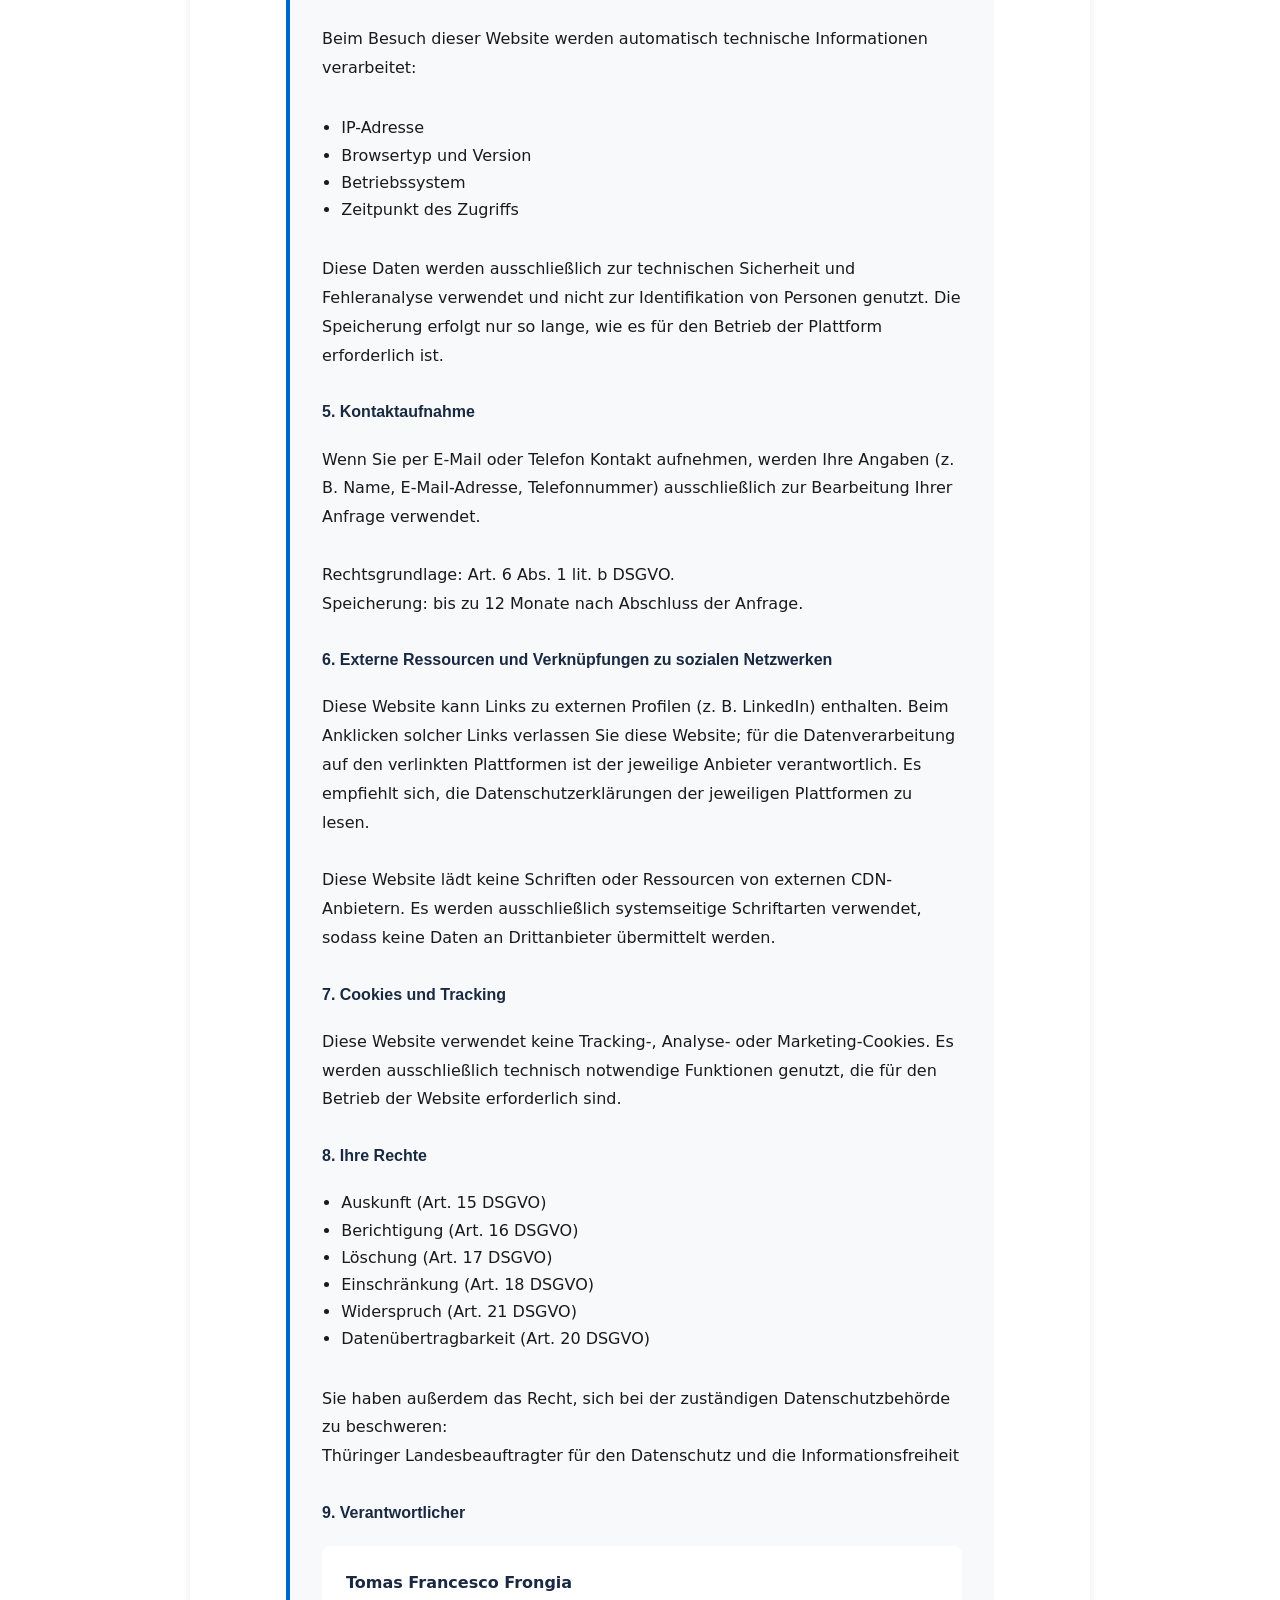
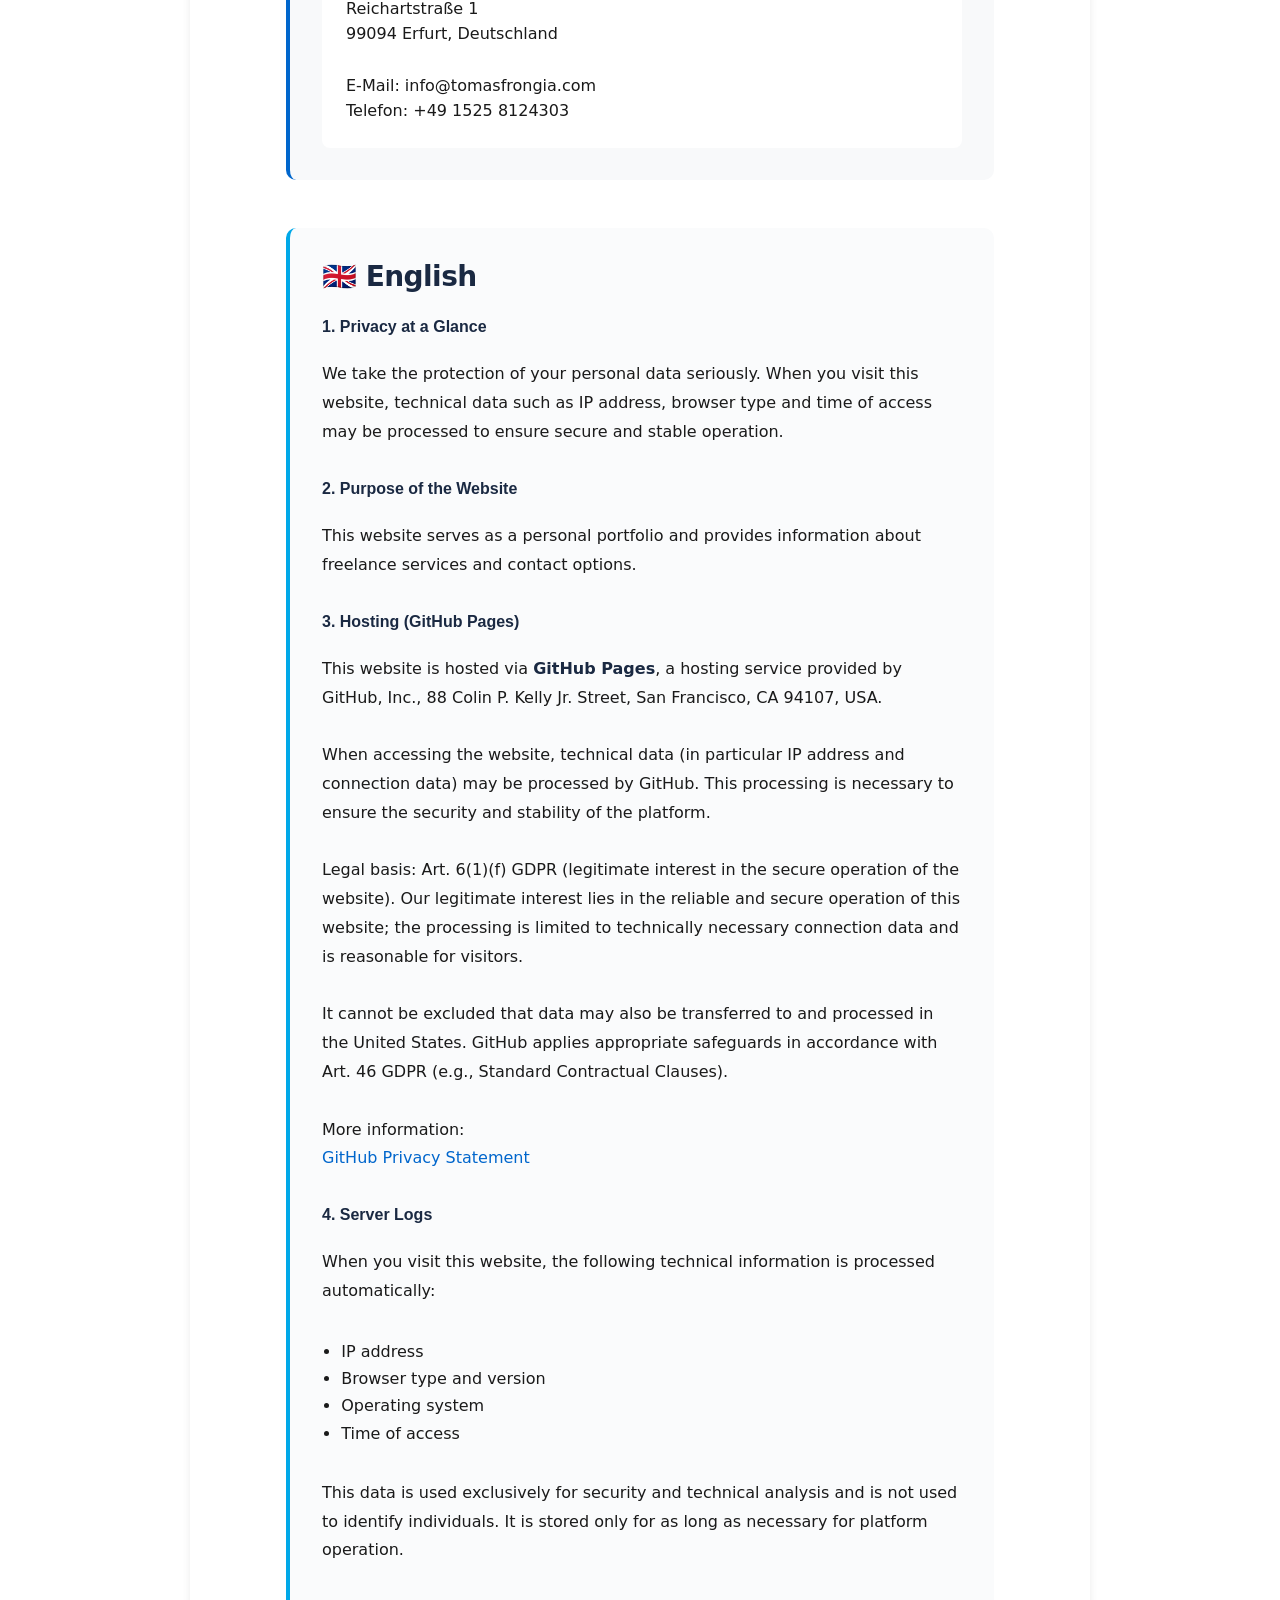
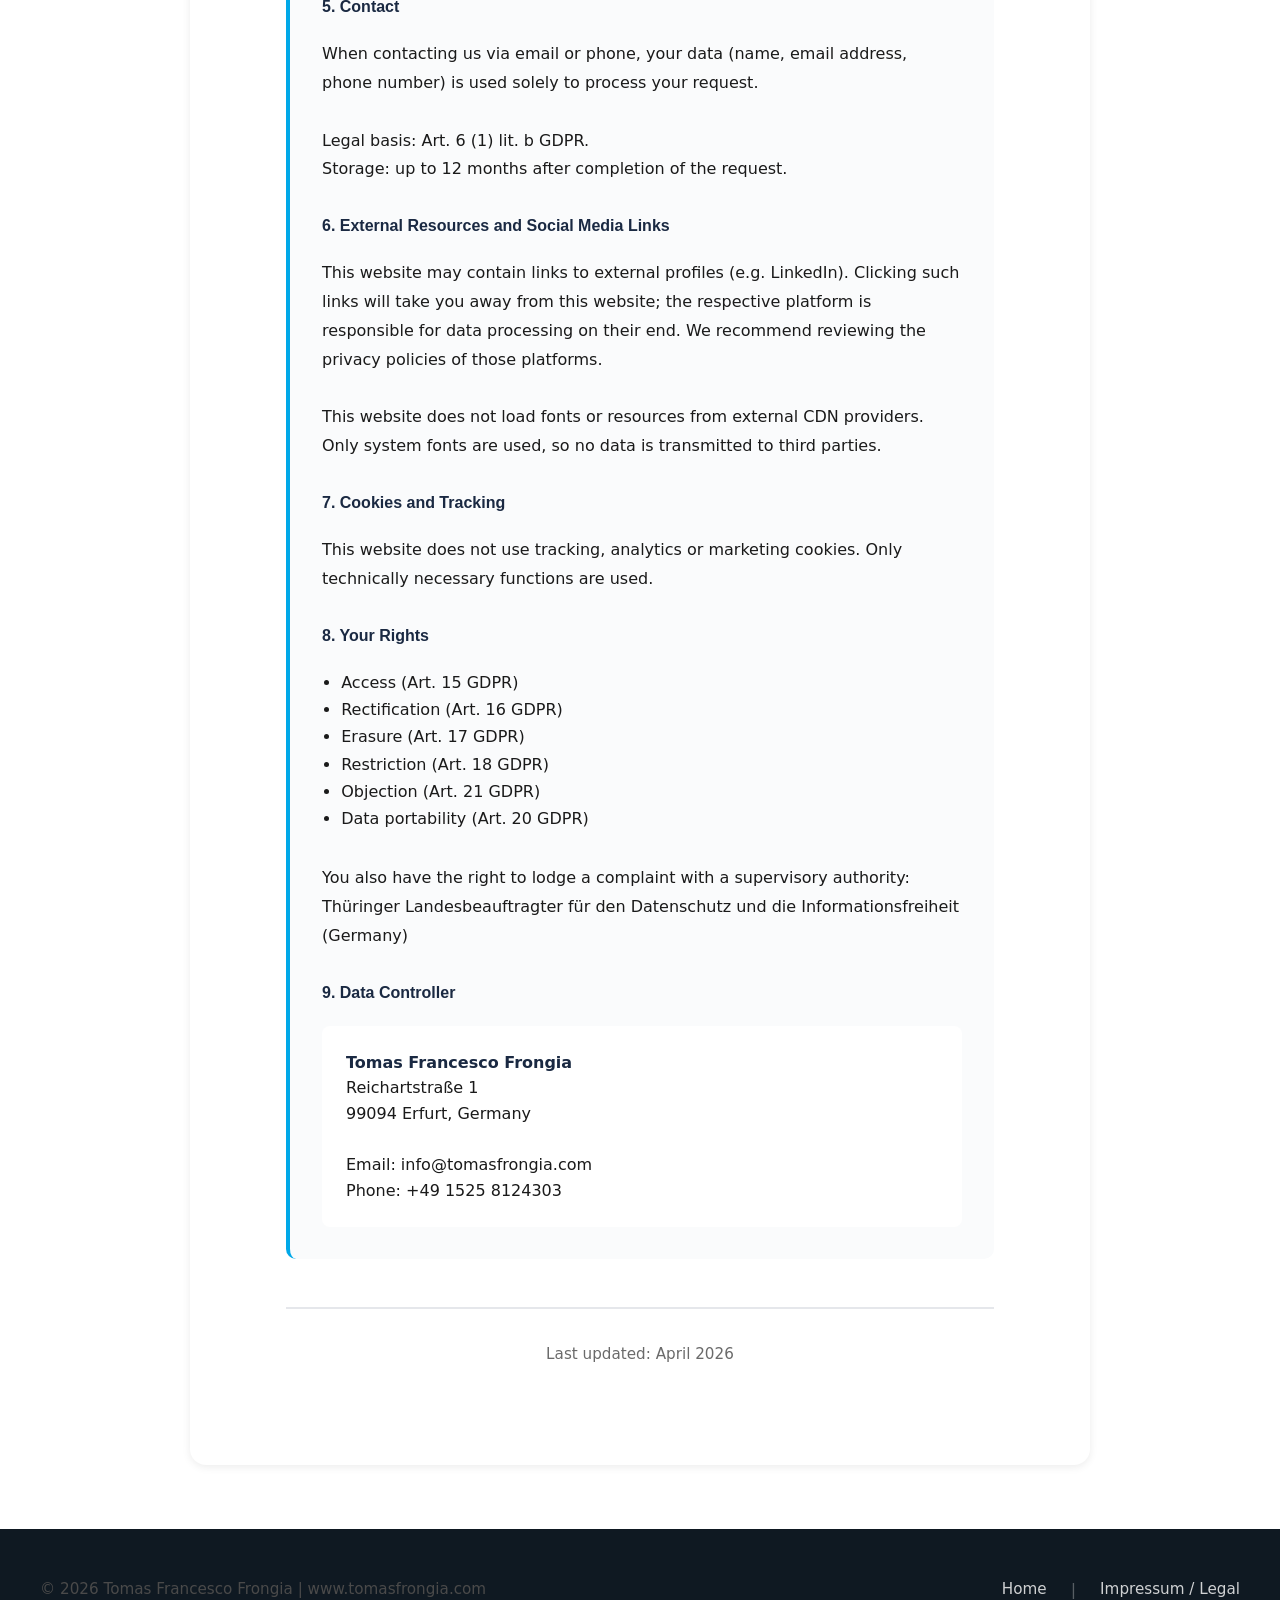
<file: privacy.html>
<!DOCTYPE html>
<html lang="de">
<head>
  <meta charset="UTF-8">
  <meta name="viewport" content="width=device-width, initial-scale=1.0">
  <title>Datenschutz / Privacy | Tomas Francesco Frongia</title>
  <link rel="stylesheet" href="style.css">
</head>

<body>

<header style="padding: 3rem 1.5rem;">
  <div class="header-content">
    <h1 style="font-size: 2.5rem;">Datenschutz / Privacy Policy</h1>
    <p class="subtitle">Transparenz im Umgang mit Ihren Daten</p>
  </div>
</header>

<a href="index.html" class="back-link">← Zurück zur Startseite / Back to Home</a>

<section id="privacy">
  <div class="container">

    <!-- 🇩🇪 GERMAN -->
    <div style="background: #f8f9fa; padding: 2rem; border-radius: 10px; margin-bottom: 3rem; border-left: 4px solid #0066cc;">
      <h3>🇩🇪 Deutsch</h3>

      <h4>1. Datenschutz auf einen Blick</h4>
      <p>
        Der Schutz Ihrer personenbezogenen Daten ist uns wichtig. Beim Besuch dieser Website können technische Daten wie IP-Adresse, Browsertyp und Zeitpunkt des Zugriffs verarbeitet werden, um den sicheren und stabilen Betrieb der Website zu gewährleisten.
      </p>

      <h4>2. Zweck der Website</h4>
      <p>
        Diese Website dient der Präsentation eines persönlichen Portfolios sowie der Bereitstellung von Informationen zu freiberuflichen Dienstleistungen und Kontaktmöglichkeiten.
      </p>
      

      <h4>3. Hosting (GitHub Pages)</h4>
      <p>
        Diese Website wird über <strong>GitHub Pages</strong> betrieben, einen Hosting-Dienst der GitHub, Inc., 88 Colin P. Kelly Jr. Street, San Francisco, CA 94107, USA.
        <br><br>
        Beim Aufruf der Website werden durch GitHub automatisch technische Daten verarbeitet (insbesondere IP-Adresse und Verbindungsdaten). Diese Verarbeitung ist erforderlich, um die Sicherheit und Stabilität der Plattform zu gewährleisten.
        <br><br>
        Rechtsgrundlage: Art. 6 Abs. 1 lit. f DSGVO (berechtigtes Interesse am sicheren Betrieb der Website). Das berechtigte Interesse liegt im zuverlässigen und sicheren Betrieb dieser Website; die Verarbeitung beschränkt sich auf technisch notwendige Verbindungsdaten und ist für Besucher zumutbar.
        <br><br>
        Es kann nicht ausgeschlossen werden, dass Daten auch in die USA übertragen und dort verarbeitet werden. GitHub verwendet hierfür geeignete Garantien gemäß Art. 46 DSGVO (z. B. Standardvertragsklauseln).
        <br><br>

        Weitere Informationen:
        <br>
        <a href="https://docs.github.com/en/site-policy/privacy-policies/github-privacy-statement" target="_blank">
          GitHub Privacy Statement
        </a>
      </p>

      <h4>4. Server-Logfiles</h4>
      <p>
        Beim Besuch dieser Website werden automatisch technische Informationen verarbeitet:
      </p>
      <ul>
        <li>IP-Adresse</li>
        <li>Browsertyp und Version</li>
        <li>Betriebssystem</li>
        <li>Zeitpunkt des Zugriffs</li>
      </ul></p>
      <p>
        Diese Daten werden ausschließlich zur technischen Sicherheit und Fehleranalyse verwendet und nicht zur Identifikation von Personen genutzt.
        Die Speicherung erfolgt nur so lange, wie es für den Betrieb der Plattform erforderlich ist.
      </p>

      <h4>5. Kontaktaufnahme</h4>
      <p>
        Wenn Sie per E-Mail oder Telefon Kontakt aufnehmen, werden Ihre Angaben (z. B. Name, E-Mail-Adresse, Telefonnummer) ausschließlich zur Bearbeitung Ihrer Anfrage verwendet.
        <br><br>
        Rechtsgrundlage: Art. 6 Abs. 1 lit. b DSGVO.
        <br>
        Speicherung: bis zu 12 Monate nach Abschluss der Anfrage.
      </p>

      <h4>6. Externe Ressourcen und Verknüpfungen zu sozialen Netzwerken</h4>
      <p>
        Diese Website kann Links zu externen Profilen (z. B. LinkedIn) enthalten. Beim Anklicken solcher Links verlassen Sie diese Website; für die Datenverarbeitung auf den verlinkten Plattformen ist der jeweilige Anbieter verantwortlich. Es empfiehlt sich, die Datenschutzerklärungen der jeweiligen Plattformen zu lesen.
        <br><br>
        Diese Website lädt keine Schriften oder Ressourcen von externen CDN-Anbietern. Es werden ausschließlich systemseitige Schriftarten verwendet, sodass keine Daten an Drittanbieter übermittelt werden.
      </p>

      <h4>7. Cookies und Tracking</h4>
      <p>
        Diese Website verwendet keine Tracking-, Analyse- oder Marketing-Cookies.
        Es werden ausschließlich technisch notwendige Funktionen genutzt, die für den Betrieb der Website erforderlich sind.
      </p>

      <h4>8. Ihre Rechte</h4>
      <ul>
        <li>Auskunft (Art. 15 DSGVO)</li>
        <li>Berichtigung (Art. 16 DSGVO)</li>
        <li>Löschung (Art. 17 DSGVO)</li>
        <li>Einschränkung (Art. 18 DSGVO)</li>
        <li>Widerspruch (Art. 21 DSGVO)</li>
        <li>Datenübertragbarkeit (Art. 20 DSGVO)</li>
      </ul></p>
      <p>
        Sie haben außerdem das Recht, sich bei der zuständigen Datenschutzbehörde zu beschweren:
        <br>
        Thüringer Landesbeauftragter für den Datenschutz und die Informationsfreiheit
      </p>

      <h4>9. Verantwortlicher</h4>
      <div style="background: white; padding: 1.5rem; border-radius: 8px;">
        <strong>Tomas Francesco Frongia</strong><br>
        Reichartstraße 1<br>
        99094 Erfurt, Deutschland<br><br>
        E-Mail: info@tomasfrongia.com<br>
        Telefon: +49 1525 8124303
      </div>
    </div>

    <!-- 🇬🇧 ENGLISH -->
    <div style="background: #fafbfc; padding: 2rem; border-radius: 10px; border-left: 4px solid #00a8e8;">
      <h3>🇬🇧 English</h3>

      <h4>1. Privacy at a Glance</h4>
      <p>
        We take the protection of your personal data seriously. When you visit this website, technical data such as IP address, browser type and time of access may be processed to ensure secure and stable operation.
      </p>

      <h4>2. Purpose of the Website</h4>
      <p>
        This website serves as a personal portfolio and provides information about freelance services and contact options.
      </p>

      <h4>3. Hosting (GitHub Pages)</h4>
      <p>
        This website is hosted via <strong>GitHub Pages</strong>, a hosting service provided by GitHub, Inc., 88 Colin P. Kelly Jr. Street, San Francisco, CA 94107, USA.
        <br><br>
        When accessing the website, technical data (in particular IP address and connection data) may be processed by GitHub. This processing is necessary to ensure the security and stability of the platform.
        <br><br>
        Legal basis: Art. 6(1)(f) GDPR (legitimate interest in the secure operation of the website). Our legitimate interest lies in the reliable and secure operation of this website; the processing is limited to technically necessary connection data and is reasonable for visitors.
        <br><br>
        It cannot be excluded that data may also be transferred to and processed in the United States. GitHub applies appropriate safeguards in accordance with Art. 46 GDPR (e.g., Standard Contractual Clauses).
        <br><br>

        More information:
        <br>
        <a href="https://docs.github.com/en/site-policy/privacy-policies/github-privacy-statement" target="_blank">
          GitHub Privacy Statement
        </a>
      </p>

      <h4>4. Server Logs</h4>
      <p>
        When you visit this website, the following technical information is processed automatically:
      </p>
      <ul>
        <li>IP address</li>
        <li>Browser type and version</li>
        <li>Operating system</li>
        <li>Time of access</li>
      </ul></p>
      <p>
        This data is used exclusively for security and technical analysis and is not used to identify individuals.
        It is stored only for as long as necessary for platform operation.
      </p>

      <h4>5. Contact</h4>
      <p>
        When contacting us via email or phone, your data (name, email address, phone number) is used solely to process your request.
        <br><br>
        Legal basis: Art. 6 (1) lit. b GDPR.
        <br>
        Storage: up to 12 months after completion of the request.
      </p>

      <h4>6. External Resources and Social Media Links</h4>
      <p>
        This website may contain links to external profiles (e.g. LinkedIn). Clicking such links will take you away from this website; the respective platform is responsible for data processing on their end. We recommend reviewing the privacy policies of those platforms.
        <br><br>
        This website does not load fonts or resources from external CDN providers. Only system fonts are used, so no data is transmitted to third parties.
      </p>

      <h4>7. Cookies and Tracking</h4>
      <p>
        This website does not use tracking, analytics or marketing cookies.
        Only technically necessary functions are used.
      </p>

      <h4>8. Your Rights</h4>
      <ul>
        <li>Access (Art. 15 GDPR)</li>
        <li>Rectification (Art. 16 GDPR)</li>
        <li>Erasure (Art. 17 GDPR)</li>
        <li>Restriction (Art. 18 GDPR)</li>
        <li>Objection (Art. 21 GDPR)</li>
        <li>Data portability (Art. 20 GDPR)</li>
      </ul></p>
      <p>
        You also have the right to lodge a complaint with a supervisory authority:
        Thüringer Landesbeauftragter für den Datenschutz und die Informationsfreiheit (Germany)
      </p>

      <h4>9. Data Controller</h4>
      <div style="background: white; padding: 1.5rem; border-radius: 8px;">
        <strong>Tomas Francesco Frongia</strong><br>
        Reichartstraße 1<br>
        99094 Erfurt, Germany<br><br>
        Email: info@tomasfrongia.com<br>
        Phone: +49 1525 8124303
      </div>
    </div>

    <div style="text-align: center; margin-top: 3rem; padding-top: 2rem; border-top: 2px solid #e5e7eb;">
      <p style="color: #6a6a6a; font-size: 0.95rem;">Last updated: April 2026</p>
    </div>

  </div>
</section>

<footer>
  <div class="footer-content">
    <p class="footer-copyright">© 2026 Tomas Francesco Frongia | www.tomasfrongia.com</p>
    <nav class="footer-nav">
      <a href="index.html">Home</a>
      <span class="separator">|</span>
      <a href="impressum.html">Impressum / Legal</a>
    </nav>
  </div>
</footer>

</body>
</html>
</file>
<file: style.css>
/* ===================================
   TOMAS FRONGIA - PROFESSIONAL PORTFOLIO
   Modern, Clean, Professional Design
   =================================== */

/* === CSS RESET & BASE === */
* {
  margin: 0;
  padding: 0;
  box-sizing: border-box;
}

:root {
  /* Color Palette */
  --primary-color: #0066cc;
  --primary-dark: #004999;
  --primary-light: #3385db;
  --secondary-color: #1a2942;
  --secondary-light: #2d3e57;
  --accent-color: #00a8e8;
  --text-dark: #1a1a1a;
  --text-medium: #4a4a4a;
  --text-light: #6a6a6a;
  --bg-white: #ffffff;
  --bg-light: #f8f9fa;
  --bg-lighter: #fafbfc;
  --border-color: #e5e7eb;
  --shadow-sm: 0 2px 8px rgba(0, 0, 0, 0.08);
  --shadow-md: 0 4px 16px rgba(0, 0, 0, 0.1);
  --shadow-lg: 0 8px 24px rgba(0, 0, 0, 0.12);
  
  /* Typography */
  --font-primary: 'Inter', -apple-system, BlinkMacSystemFont, 'Segoe UI', sans-serif;
  --font-heading: 'Poppins', sans-serif;
  
  /* Spacing */
  --spacing-xs: 0.5rem;
  --spacing-sm: 1rem;
  --spacing-md: 1.5rem;
  --spacing-lg: 2rem;
  --spacing-xl: 3rem;
  --spacing-2xl: 4rem;
  --spacing-3xl: 6rem;
  
  /* Border Radius */
  --radius-sm: 6px;
  --radius-md: 10px;
  --radius-lg: 16px;
  --radius-full: 9999px;
  
  /* Transitions */
  --transition-fast: 0.2s ease;
  --transition-base: 0.3s ease;
  --transition-slow: 0.4s ease;
}

/* === TYPOGRAPHY === */
body {
  font-family: var(--font-primary);
  color: var(--text-dark);
  background: var(--bg-white);
  line-height: 1.7;
  font-size: 16px;
  -webkit-font-smoothing: antialiased;
  -moz-osx-font-smoothing: grayscale;
}

h1, h2, h3, h4, h5, h6 {
  font-family: var(--font-heading);
  font-weight: 700;
  line-height: 1.2;
  color: var(--text-dark);
  margin-bottom: var(--spacing-md);
}

h1 {
  font-size: clamp(2rem, 5vw, 3.5rem);
}

h2 {
  font-size: clamp(1.75rem, 4vw, 2.5rem);
}

h3 {
  font-size: clamp(1.25rem, 3vw, 1.75rem);
}

p {
  margin-bottom: var(--spacing-md);
  color: var(--text-medium);
}

a {
  color: var(--primary-color);
  text-decoration: none;
  transition: color var(--transition-fast);
}

a:hover {
  color: var(--primary-dark);
}

/* === LAYOUT === */
.container {
  max-width: 1200px;
  margin: 0 auto;
  padding: 0 var(--spacing-lg);
}

section {
  padding: var(--spacing-3xl) 0;
}

/* === HEADER === */
header {
  background: linear-gradient(135deg, var(--secondary-color) 0%, var(--secondary-light) 100%);
  color: var(--bg-white);
  padding: var(--spacing-3xl) var(--spacing-lg);
  text-align: center;
  position: relative;
  overflow: hidden;
}

header::before {
  content: '';
  position: absolute;
  top: 0;
  left: 0;
  right: 0;
  bottom: 0;
  background: url('data:image/svg+xml,<svg width="100" height="100" xmlns="http://www.w3.org/2000/svg"><defs><pattern id="grid" width="40" height="40" patternUnits="userSpaceOnUse"><path d="M 40 0 L 0 0 0 40" fill="none" stroke="rgba(255,255,255,0.03)" stroke-width="1"/></pattern></defs><rect width="100" height="100" fill="url(%23grid)"/></svg>');
  opacity: 0.4;
}

.header-content {
  position: relative;
  z-index: 1;
  max-width: 900px;
  margin: 0 auto;
}

.header-photo {
  width: 180px;
  height: 180px;
  border-radius: 50%;
  border: 6px solid rgba(255, 255, 255, 0.2);
  object-fit: cover;
  margin: 0 auto var(--spacing-lg) auto;
  display: block;
  box-shadow: 0 8px 32px rgba(0, 0, 0, 0.2);
  transition: transform var(--transition-base);
}

.header-photo:hover {
  transform: scale(1.05);
}

header h1 {
  color: var(--bg-white);
  margin-bottom: var(--spacing-sm);
  font-weight: 700;
  letter-spacing: -0.02em;
}

.tagline {
  font-size: clamp(1.1rem, 2.5vw, 1.4rem);
  font-weight: 600;
  color: var(--accent-color);
  margin-bottom: var(--spacing-xs);
}

.subtitle {
  font-size: clamp(0.95rem, 2vw, 1.1rem);
  color: rgba(255, 255, 255, 0.85);
  margin-bottom: var(--spacing-xl);
}

/* === BUTTONS === */
.btn {
  display: inline-block;
  padding: 14px 32px;
  border-radius: var(--radius-sm);
  font-weight: 600;
  font-size: 1rem;
  text-align: center;
  cursor: pointer;
  transition: all var(--transition-base);
  border: 2px solid transparent;
  text-decoration: none;
}

.btn-primary {
  background: var(--accent-color);
  color: var(--bg-white);
}

.btn-primary:hover {
  background: var(--primary-color);
  transform: translateY(-2px);
  box-shadow: 0 8px 20px rgba(0, 102, 204, 0.3);
}

.btn-large {
  padding: 18px 48px;
  font-size: 1.1rem;
}

/* === LANGUAGE TOGGLE === */
.lang-toggle {
  text-align: center;
  padding: var(--spacing-lg) 0;
  background: var(--bg-lighter);
  border-bottom: 1px solid var(--border-color);
  position: sticky;
  top: 0;
  z-index: 100;
  backdrop-filter: blur(10px);
  background: rgba(255, 255, 255, 0.95);
}

.lang-btn {
  padding: 10px 24px;
  margin: 0 6px;
  border: 2px solid var(--border-color);
  border-radius: var(--radius-full);
  background: var(--bg-white);
  color: var(--text-medium);
  font-weight: 600;
  font-size: 0.95rem;
  cursor: pointer;
  transition: all var(--transition-fast);
  font-family: var(--font-primary);
}

.lang-btn:hover {
  border-color: var(--primary-color);
  color: var(--primary-color);
}

.lang-btn.active {
  background: var(--primary-color);
  border-color: var(--primary-color);
  color: var(--bg-white);
}

/* === LANGUAGE SECTIONS === */
.lang {
  display: none;
}

.lang.active {
  display: block;
  animation: fadeIn 0.4s ease;
}

@keyframes fadeIn {
  from {
    opacity: 0;
    transform: translateY(10px);
  }
  to {
    opacity: 1;
    transform: translateY(0);
  }
}

/* === SECTION HEADERS === */
.section-header {
  text-align: center;
  margin-bottom: var(--spacing-2xl);
}

.section-label {
  display: inline-block;
  padding: 6px 16px;
  background: var(--bg-light);
  color: var(--primary-color);
  font-size: 0.85rem;
  font-weight: 700;
  text-transform: uppercase;
  letter-spacing: 0.1em;
  border-radius: var(--radius-full);
  margin-bottom: var(--spacing-md);
}

.section-header h2 {
  color: var(--secondary-color);
  margin-bottom: var(--spacing-sm);
}

/* === ABOUT SECTION === */
.about-section {
  background: var(--bg-white);
}

.lead-text {
  font-size: clamp(1.1rem, 2.5vw, 1.35rem);
  line-height: 1.7;
  color: var(--text-dark);
  font-weight: 500;
  max-width: 900px;
  margin: 0 auto var(--spacing-lg) auto;
  text-align: center;
}

.about-section p {
  max-width: 800px;
  margin-left: auto;
  margin-right: auto;
  text-align: center;
  font-size: 1.05rem;
}

/* === CHALLENGES SECTION === */
.challenges-section {
  background: var(--bg-lighter);
}

.challenges-grid {
  display: grid;
  grid-template-columns: repeat(4, 1fr);
  gap: var(--spacing-lg);
  max-width: 1200px;
  margin: 0 auto;
}

.challenge-card {
  background: var(--bg-white);
  padding: var(--spacing-xl);
  border-radius: var(--radius-md);
  border: 1px solid var(--border-color);
  text-align: center;
  transition: all var(--transition-base);
}

.challenge-card:hover {
  transform: translateY(-4px);
  box-shadow: var(--shadow-md);
  border-color: var(--primary-light);
}

.challenge-icon {
  font-size: 3rem;
  margin-bottom: var(--spacing-md);
  filter: grayscale(0.2);
}

.challenge-card h3 {
  font-size: 1.25rem;
  margin-bottom: var(--spacing-sm);
  color: var(--secondary-color);
}

.challenge-card p {
  color: var(--text-light);
  font-size: 0.95rem;
  margin-bottom: 0;
}

/* === APPROACH SECTION === */
.approach-section {
  background: var(--bg-white);
}

.approach-content {
  display: grid;
  grid-template-columns: 1fr 1fr;
  gap: var(--spacing-2xl);
  align-items: center;
  max-width: 1100px;
  margin: 0 auto;
}

.approach-text h3 {
  color: var(--secondary-color);
  margin-bottom: var(--spacing-md);
}

.approach-text p {
  margin-bottom: var(--spacing-lg);
}

.method-list {
  list-style: none;
  padding: 0;
}

.method-list li {
  padding: var(--spacing-sm) 0;
  padding-left: var(--spacing-lg);
  position: relative;
  color: var(--text-medium);
  line-height: 1.6;
}

.method-list li::before {
  content: '✓';
  position: absolute;
  left: 0;
  color: var(--accent-color);
  font-weight: bold;
  font-size: 1.2rem;
}

.method-list strong {
  color: var(--text-dark);
}

.approach-stats {
  display: flex;
  flex-direction: column;
  gap: var(--spacing-md);
}

.stat-card {
  background: linear-gradient(135deg, var(--primary-color) 0%, var(--primary-dark) 100%);
  padding: var(--spacing-xl);
  border-radius: var(--radius-md);
  text-align: center;
  color: var(--bg-white);
  box-shadow: var(--shadow-md);
  transition: transform var(--transition-base);
}

.stat-card:hover {
  transform: scale(1.03);
}

.stat-number {
  font-size: clamp(2.5rem, 5vw, 3.5rem);
  font-weight: 700;
  font-family: var(--font-heading);
  margin-bottom: var(--spacing-xs);
  line-height: 1;
}

.stat-label {
  font-size: 0.95rem;
  font-weight: 500;
  opacity: 0.95;
  text-transform: uppercase;
  letter-spacing: 0.05em;
}

/* === FOCUS SECTION === */
.focus-section {
  background: var(--bg-lighter);
}

.grid {
  display: grid;
  grid-template-columns: repeat(4, 1fr);
  gap: var(--spacing-xl);
  max-width: 1200px;
  margin: 0 auto;
}

.card {
  background: var(--bg-white);
  border-radius: var(--radius-lg);
  overflow: hidden;
  border: 1px solid var(--border-color);
  transition: all var(--transition-base);
  display: flex;
  flex-direction: column;
}

.card:hover {
  transform: translateY(-6px);
  box-shadow: var(--shadow-lg);
  border-color: var(--primary-light);
}

.card-image {
  width: 100%;
  height: 220px;
  overflow: hidden;
  background: var(--bg-light);
}

.card-image img {
  width: 100%;
  height: 100%;
  object-fit: cover;
  transition: transform var(--transition-slow);
}

.card:hover .card-image img {
  transform: scale(1.08);
}

.card-content {
  padding: var(--spacing-xl);
  flex: 1;
  display: flex;
  flex-direction: column;
}

.card-content h3 {
  font-size: 1.3rem;
  margin-bottom: var(--spacing-md);
  color: var(--secondary-color);
}

.card-content p {
  color: var(--text-medium);
  font-size: 0.95rem;
  line-height: 1.6;
  margin-bottom: 0;
  flex: 1;
}

/* === TESTIMONIALS SECTION === */
.testimonials-section {
  background: var(--bg-white);
}

.testimonials-grid {
  display: grid;
  grid-template-columns: repeat(auto-fit, minmax(320px, 1fr));
  gap: var(--spacing-xl);
  max-width: 1000px;
  margin: 0 auto;
}

.testimonial {
  background: var(--bg-lighter);
  padding: var(--spacing-xl);
  border-radius: var(--radius-lg);
  border-left: 4px solid var(--accent-color);
  box-shadow: var(--shadow-sm);
  transition: all var(--transition-base);
}

.testimonial:hover {
  box-shadow: var(--shadow-md);
  transform: translateY(-2px);
}

.testimonial-text {
  font-size: 1.05rem;
  font-style: italic;
  color: var(--text-dark);
  line-height: 1.7;
  margin-bottom: var(--spacing-lg);
  position: relative;
}


.testimonial-text {
  position: relative;
  padding-top: 55px; /* spazio tra virgolette e testo */
}

.testimonial-text::before {
  content: '"';
  font-size: 3rem;
  color: var(--accent-color);
  opacity: 0.2;
  position: absolute;
  top: -10px; /* alza la virgoletta */
  left: 0;
  font-family: Georgia, serif;
}


.testimonial-author {
  display: flex;
  flex-direction: column;
  gap: 4px;
  border-top: 2px solid var(--border-color);
  padding-top: var(--spacing-md);
}

.testimonial-author strong {
  color: var(--secondary-color);
  font-size: 1rem;
  font-weight: 700;
}

.testimonial-author span {
  color: var(--text-light);
  font-size: 0.9rem;
}

/* === CONTACT SECTION === */
.contact-section {
  background: linear-gradient(135deg, var(--secondary-color) 0%, var(--secondary-light) 100%);
  color: var(--bg-white);
  text-align: center;
}

.contact-section .section-label {
  background: rgba(255, 255, 255, 0.15);
  color: var(--bg-white);
}

.contact-section h2 {
  color: var(--bg-white);
}

.contact-intro {
  font-size: 1.15rem;
  color: rgba(255, 255, 255, 0.9);
  margin-bottom: var(--spacing-xl);
}

.contact-info {
  display: flex;
  flex-wrap: wrap;
  justify-content: center;
  gap: var(--spacing-xl);
  margin: var(--spacing-xl) 0 var(--spacing-2xl) 0;
}

.contact-item {
  display: flex;
  align-items: center;
  gap: var(--spacing-sm);
  font-size: 1.05rem;
  color: var(--bg-white);
}

.contact-icon {
  font-size: 1.5rem;
}

.contact-item a {
  color: var(--bg-white);
  font-weight: 500;
  border-bottom: 2px solid transparent;
  transition: border-color var(--transition-fast);
}

.contact-item a:hover {
  border-bottom-color: var(--accent-color);
}

/* === FOOTER === */
footer {
  background: #0f1922;
  color: rgba(255, 255, 255, 0.8);
  padding: var(--spacing-xl) var(--spacing-lg);
}

.footer-content {
  max-width: 1200px;
  margin: 0 auto;
  display: flex;
  justify-content: space-between;
  align-items: center;
  flex-wrap: wrap;
  gap: var(--spacing-md);
}

.footer-copyright {
  font-size: 0.95rem;
  margin: 0;
}

.footer-nav {
  display: flex;
  align-items: center;
  gap: var(--spacing-md);
}

.footer-nav a {
  color: rgba(255, 255, 255, 0.8);
  font-size: 0.95rem;
  transition: color var(--transition-fast);
}

.footer-nav a:hover {
  color: var(--accent-color);
}

.separator {
  color: rgba(255, 255, 255, 0.3);
}

/* === LEGAL PAGES STYLES === */
body {
  font-family: system-ui, -apple-system, BlinkMacSystemFont, "Segoe UI", Roboto, Arial, sans-serif;
  line-height: 1.6;
}

h1, h2, h3 {
  font-family: system-ui, -apple-system, BlinkMacSystemFont, "Segoe UI", Roboto, Arial, sans-serif;
  font-weight: 700;
  letter-spacing: -0.02em;
}





#privacy,
#impressum {
  max-width: 900px;
  margin: var(--spacing-2xl) auto;
  padding: var(--spacing-2xl);
  background: var(--bg-white);
  border-radius: var(--radius-lg);
  box-shadow: var(--shadow-sm);
}

#privacy h2,
#impressum h2 {
  color: var(--secondary-color);
  border-bottom: 3px solid var(--accent-color);
  padding-bottom: var(--spacing-md);
  margin-bottom: var(--spacing-xl);
}

#privacy p,
#impressum p {
  margin-bottom: var(--spacing-lg);
  line-height: 1.8;
}

#privacy strong,
#impressum strong {
  color: var(--secondary-color);
  font-weight: 600;
}

.back-link {
  display: inline-block;
  margin: var(--spacing-xl);
  padding: var(--spacing-sm) var(--spacing-lg);
  background: var(--bg-light);
  border-radius: var(--radius-sm);
  color: var(--primary-color);
  font-weight: 600;
  transition: all var(--transition-fast);
}

.back-link:hover {
  background: var(--primary-color);
  color: var(--bg-white);
  transform: translateX(-4px);
}

/* === RESPONSIVE === */
@media (max-width: 992px) {
  :root {
    --spacing-xl: 2.5rem;
    --spacing-2xl: 3rem;
    --spacing-3xl: 4rem;
  }
  
  .approach-content {
    grid-template-columns: 1fr;
    gap: var(--spacing-xl);
  }
  
  .approach-stats {
    flex-direction: row;
  }
  
  .challenges-grid {
    grid-template-columns: repeat(2, 1fr);
  }
  
  .grid {
    grid-template-columns: repeat(2, 1fr);
  }
}

@media (max-width: 768px) {
  :root {
    --spacing-xl: 2rem;
    --spacing-2xl: 2.5rem;
    --spacing-3xl: 3rem;
  }
  
  .header-photo {
    width: 140px;
    height: 140px;
  }
  
  .challenges-grid {
    grid-template-columns: 1fr;
  }
  
  .grid {
    grid-template-columns: 1fr;
  }
  
  .testimonials-grid {
    grid-template-columns: 1fr;
  }
  
  .approach-stats {
    flex-direction: column;
  }
  
  .contact-info {
    flex-direction: column;
    gap: var(--spacing-md);
  }
  
  .footer-content {
    flex-direction: column;
    text-align: center;
  }
  
  .footer-nav {
    justify-content: center;
  }
}

@media (max-width: 480px) {
  .lang-btn {
    padding: 8px 16px;
    font-size: 0.85rem;
  }
  
  .btn {
    padding: 12px 24px;
    font-size: 0.95rem;
  }
  
  .btn-large {
    padding: 14px 32px;
    font-size: 1rem;
  }
  
  .card-content {
    padding: var(--spacing-lg);
  }
}

.card-content h3 {
    font-size: 1.3rem;
    margin-bottom: var(--spacing-md);
    color: var(--secondary-color);

    /* Nuove regole per testi lunghi */
    word-wrap: break-word;
    overflow-wrap: break-word;
    hyphens: auto;  /* divide parole troppo lunghe */
}

.card-content p {
    color: var(--text-medium);
    font-size: 0.95rem;
    line-height: 1.6;
    margin-bottom: 0;
    flex: 1;

    word-wrap: break-word;
    overflow-wrap: break-word;
    hyphens: auto;
}

/* === ACCESSIBILITY === */
@media (prefers-reduced-motion: reduce) {
  *,
  *::before,
  *::after {
    animation-duration: 0.01ms !important;
    animation-iteration-count: 1 !important;
    transition-duration: 0.01ms !important;
  }
}

/* === PRINT STYLES === */
@media print {
  header,
  .lang-toggle,
  footer {
    display: none;
  }
  
  body {
    background: white;
  }
  
  .card,
  .testimonial {
    break-inside: avoid;
  }
}

.testimonial-author strong {
    color: #00bfff; /* azzurro chiaro per i nomi */
}

.testimonial-author span {
    color: #87CEFA; /* azzurro più tenue per il ruolo */
}

/* =========================
   PRIVACY / LEGAL FIX ONLY
========================= */

#privacy {
  color: var(--text-dark);
}

#privacy p,
#privacy li {
  color: var(--text-dark);
}

#privacy h3,
#privacy h4 {
  color: var(--secondary-color);
}

#privacy a {
  color: var(--primary-color);
}

#privacy a:hover {
  color: var(--primary-dark);
}

#privacy ul {
  padding-left: 1.2rem;
  margin-left: 0;
}

#privacy li {
  color: var(--text-dark);
  line-height: 1.7;
}
/* === QUICK-CHECK SECTION === */
.quickcheck-section {
  background: var(--bg-lighter);
  text-align: center;
}

.quickcheck-section .lead-text {
  max-width: 600px;
  margin: 0 auto var(--spacing-xl) auto;
}
</file>
